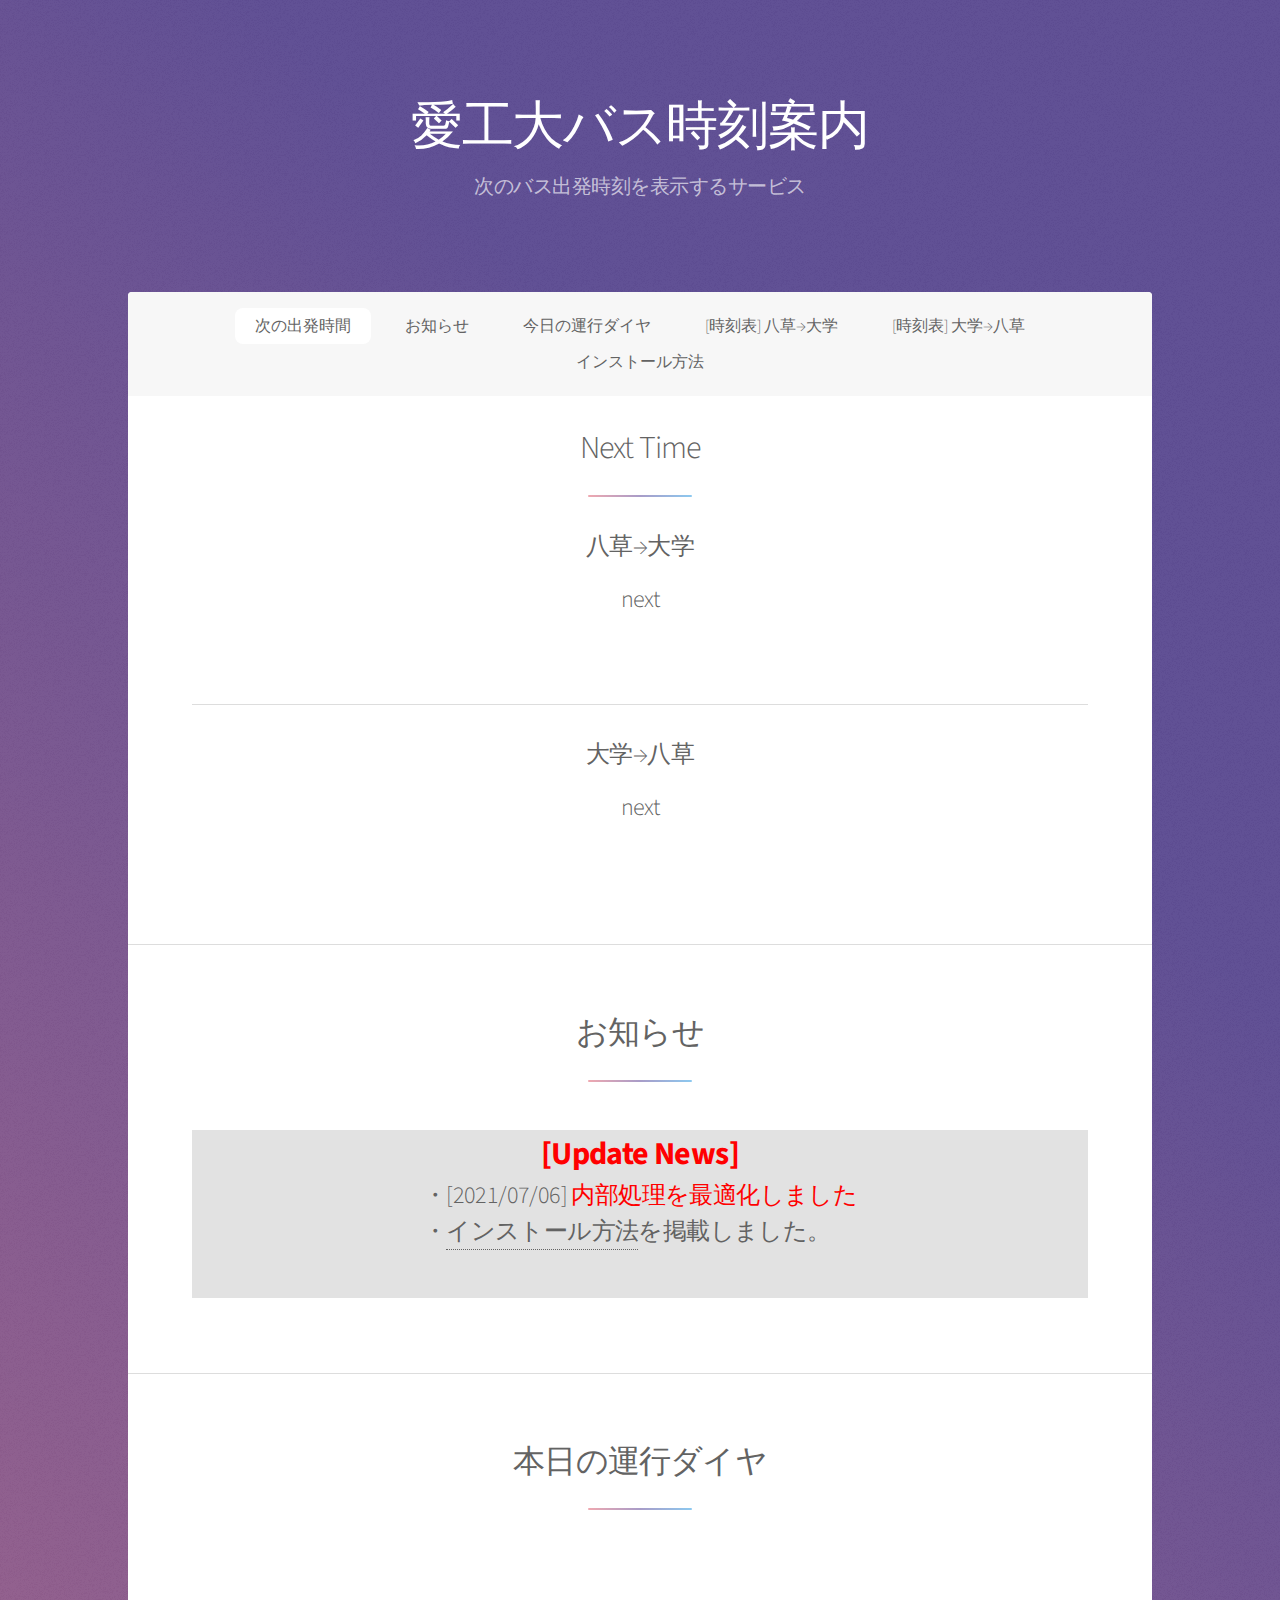
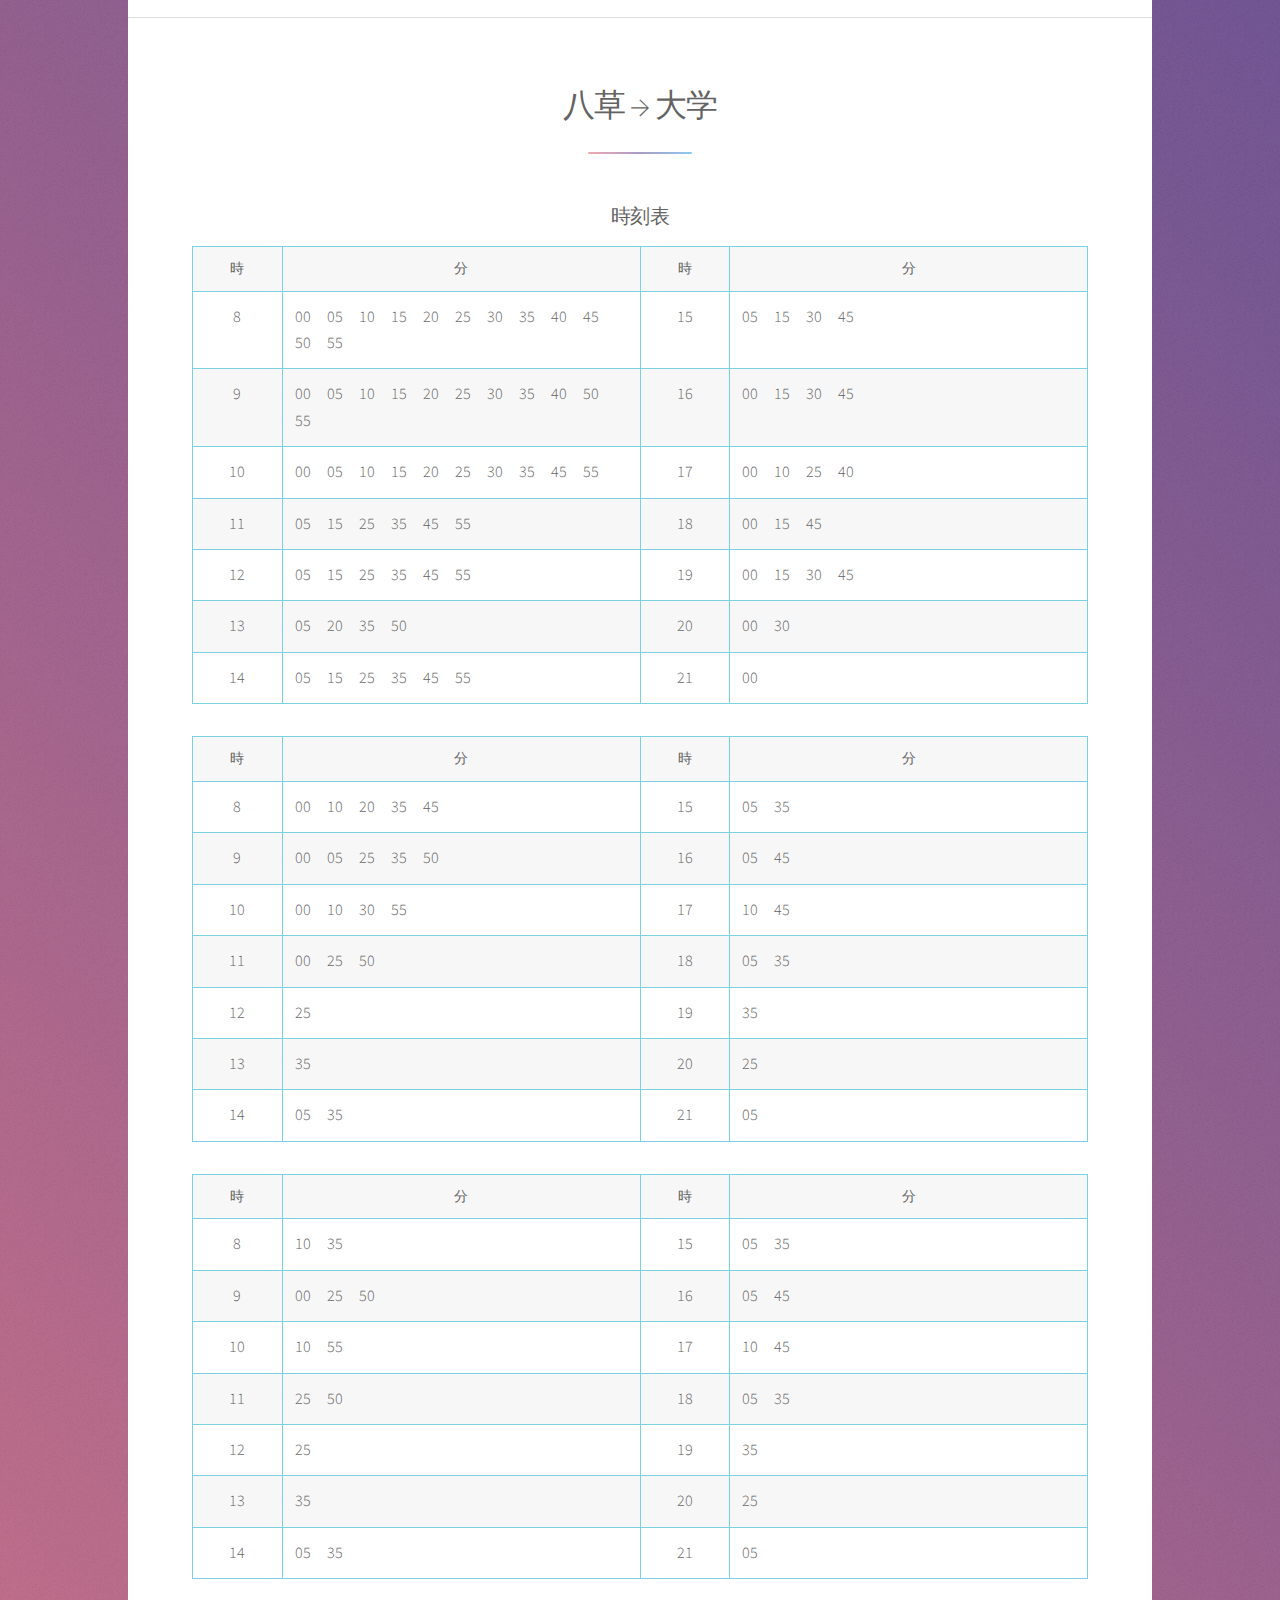
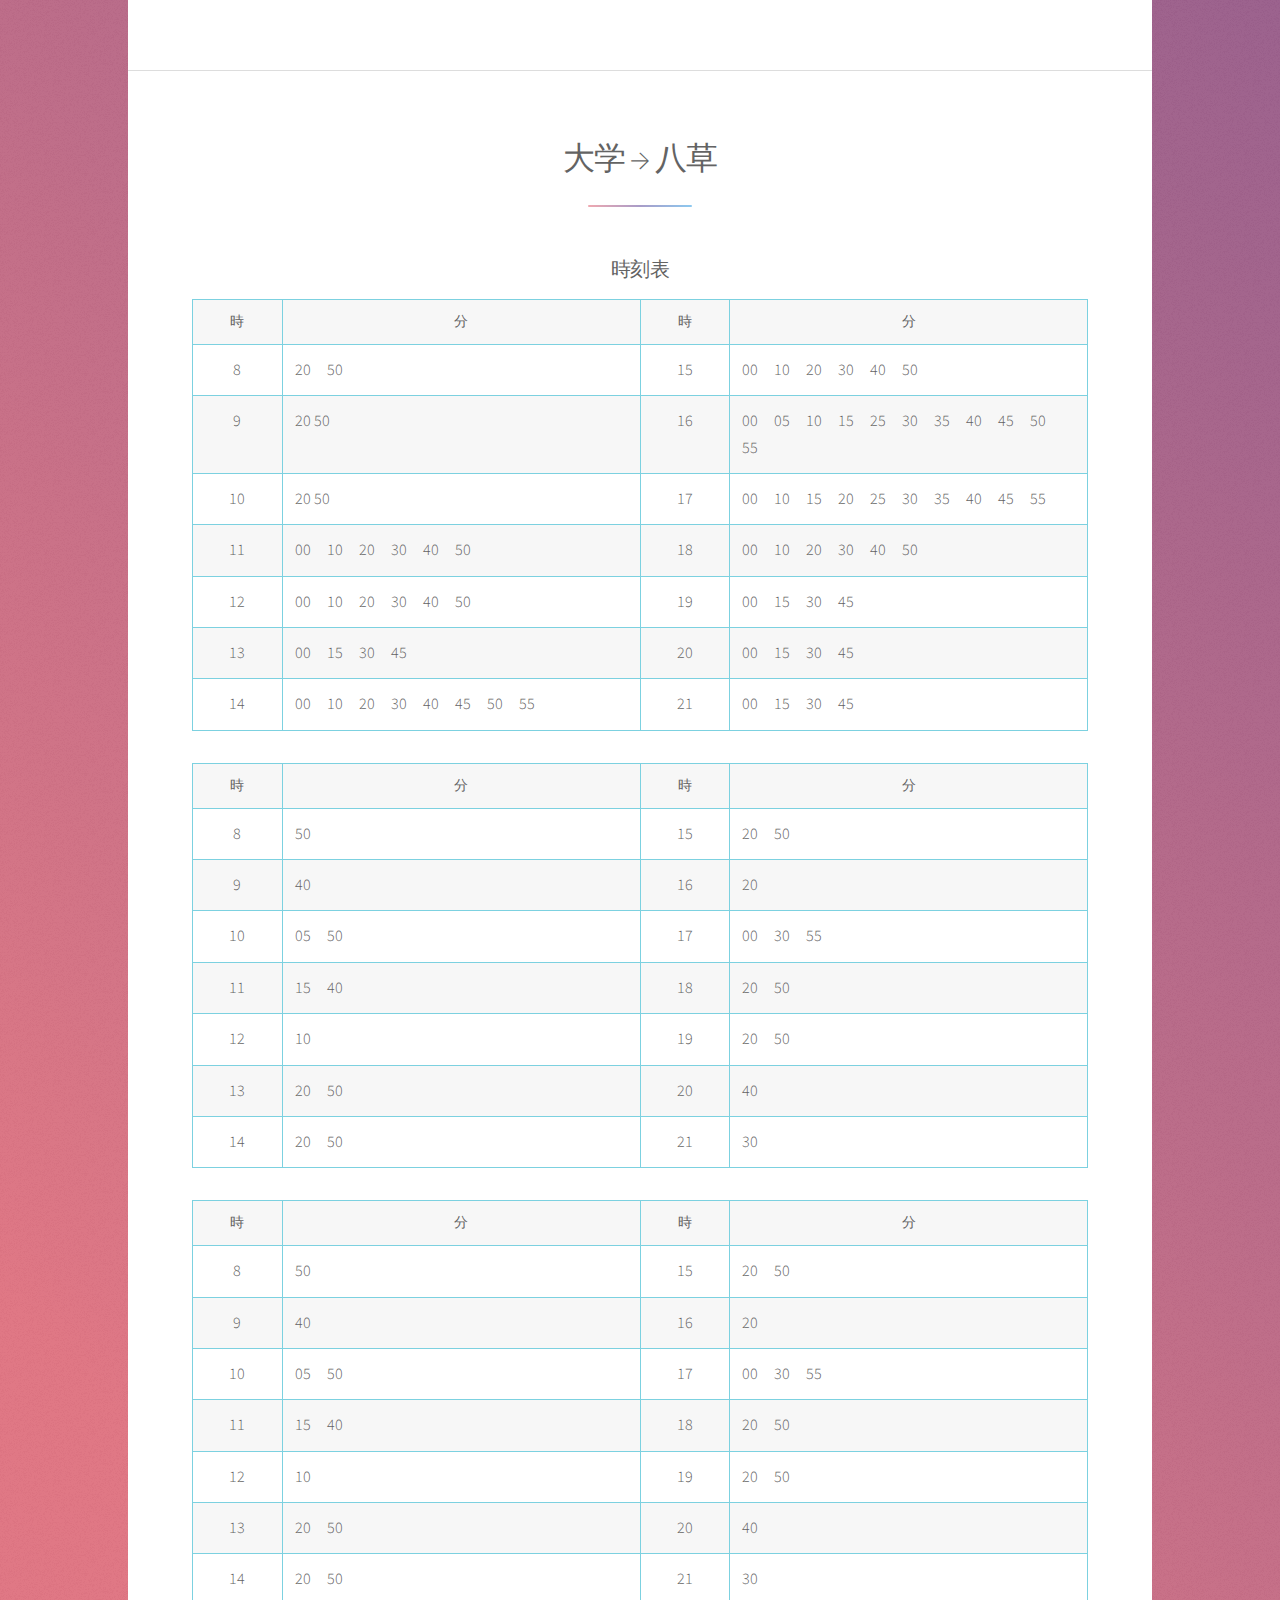
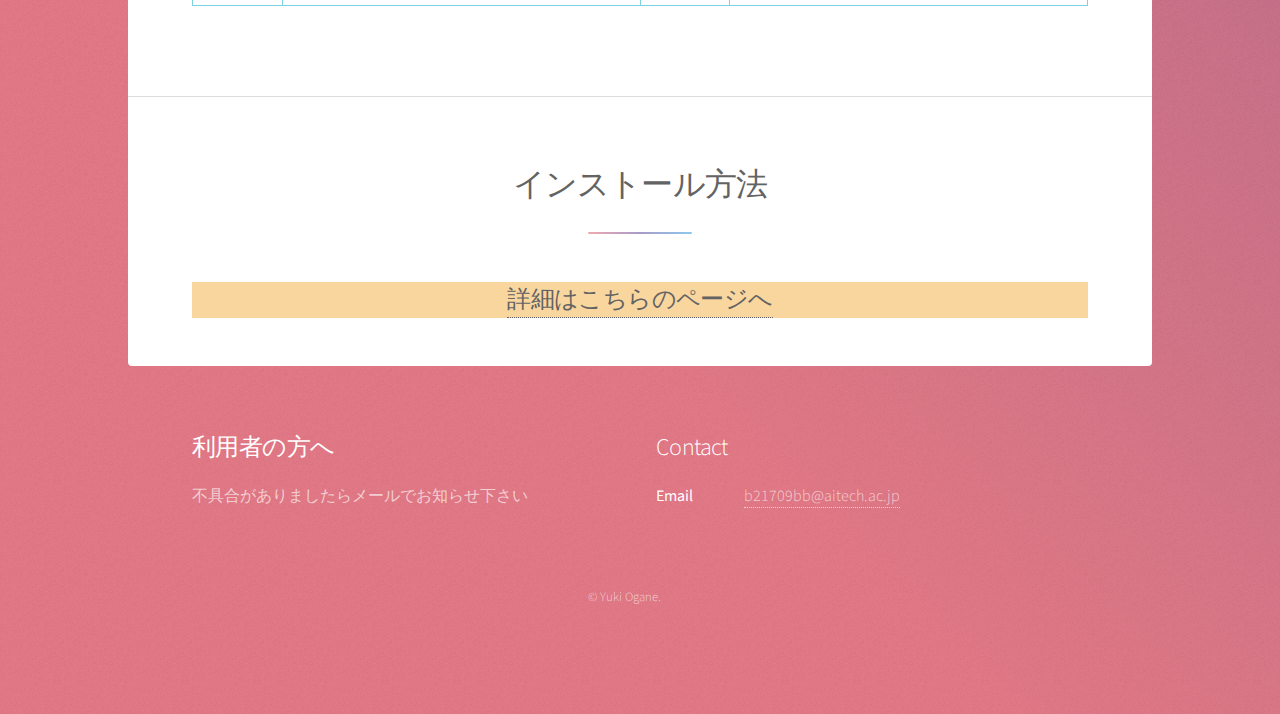
<file: index.html>
<!DOCTYPE html>

<html lang="ja">

<head>
    <title>愛工大バス時刻案内</title>
    <meta charset="utf-8" />
    <meta name="description" content="愛知工業大学が運行しているシャトルバスの時刻表サービスです。直近のバスの出発時間をすぐに知ることができます。" />
    <script src="https://ajax.googleapis.com/ajax/libs/jquery/3.3.1/jquery.min.js"></script>
    <link rel="icon" type="image/png" href="static/images/icon512.png">
    <link rel="manifest" href="manifest.json">
    <!-- Global site tag (gtag.js) - Google Analytics -->
    <script async src="https://www.googletagmanager.com/gtag/js?id=UA-135609072-1"></script>
    <script>
        window.dataLayer = window.dataLayer || [];
        function gtag() { dataLayer.push(arguments); }
        gtag('js', new Date());
        gtag('config', 'UA-135609072-1');
    </script>

    <meta name="viewport" content="width=device-width, initial-scale=1, user-scalable=no" />
    <link rel="stylesheet" href="static/css/main.css">
    <noscript>
        <link rel="stylesheet" href="static/css/noscript.css">
    </noscript>
</head>

<body class="is-preload">


    <!-- ServiceWorkerの設定 -->
    <script type="text/javascript">
        if ('serviceWorker' in navigator) {
            navigator.serviceWorker
                .register('sw.js')
                .then(function () { console.log("Service Worker Registered"); })
                .catch(function () { console.log("Service Worker Not Registered"); });
        }
    </script>

    <!-- Wrapper -->
    <div id="wrapper">


        <!-- Header -->
        <header id="header" class="alt">
            <!-- <span class="logo"><img src="static/images/bus.png" alt="" /></span> -->
            <h1>愛工大バス時刻案内</h1>
            <p>次のバス出発時刻を表示するサービス</p>
            <!-- <p>make by Yuki Ogane</p> -->
        </header>


        <!-- Nav -->
        <nav id="nav">
            <ul>
                <li><a href="#intro" class="active">次の出発時間</a></li>
                <li><a href="#news">お知らせ</a></li>
                <li><a href="#first">今日の運行ダイヤ</a></li>
                <li><a href="#second">[時刻表] 八草→大学</a></li>
                <li><a href="#third">[時刻表] 大学→八草</a></li>
                <li><a href="#fourth">インストール方法</a></li>
            </ul>
        </nav>


        <!-- Main -->
        <div id="main">


            <!-- Introduction -->
            <section id="intro" class="main special">
                <div class="spotlight">
                    <div class="content">

                        <header class="major">
                            <h2>Next Time</h2>
                        </header>

                        <h2>八草→大学</h2>
                        <h2>next</h2>
                        <h1 style="background-color:#FFCCBC" id="to_daigaku"></h1>
                        <h2 id="after-the-next-daigaku"></h2>
                        <h1 style="background-color:rgba(255, 204, 188, 0.5)" id="next_to_daigaku"></h1>

                        <br><hr>
                        <h2>大学→八草</h2>
                        <h2>next</h2>
                        <h1 style="background-color:#B3E5FC" id="to_yakusa"></h1>
                        <h2 id="after-the-next-yakusa"></h2>
                        <h1 style="background-color:rgba(179, 229, 252, 0.5)" id="next_to_yakusa"></h1>
                        <br>

                    </div>
                </div>
            </section>


            <!-- news Section -->
            <section id="news" class="main special">
                <header class="major">
                    <h2>お知らせ</h2>
                </header>
                <ur>
                    <h2 style="background-color:#e2e2e2;">
                        <font color="red" size="6" style="font-weight:700;">[Update News]</font><br>
                        <div id="news">
                            <p>
                                ・[2021/07/06]
                                <font color="red">内部処理を最適化しました<br></font>
                                ・<a href="#fourth">インストール方法</a>を掲載しました。<br>
                            </p>
                        </div>
                    </h2>
                </ur><br>
            </section>


            <!-- First Section -->
            <section id="first" class="main special">
                <header class="major">
                    <h2>本日の運行ダイヤ</h2>
                </header>
                <ur>
                    <h1 style="background-color:#DCEDC8" id="daiya"></h1>
                </ur>
                <br>
            </section>


            <!-- Second Section -->
            <section id="second" class="main special">
                <header class="major">
                    <h2>八草 → 大学</h2>
                </header>

                <h3>時刻表</h3>

                <div class="table-container" id="A1">
                    <table>
                        <tr>
                            <th>時</th>
                            <th>分</th>
                            <th>時</th>
                            <th>分</th>
                        </tr>
                        <tr>
                            <td width="10%" id="hour">8</td>
                            <td width="40%">00　05　10　15　20　25　30　35　40　45　50　55</td>
                            <td width="10%" id="hour">15</td>
                            <td width="40%">05　15　30　45</td>
                        </tr>
                        <tr>
                            <td id="hour">9</td>
                            <td class="text">00　05　10　15　20　25　30　35　40　50　55</td>
                            <td id="hour">16</td>
                            <td>00　15　30　45</td>
                        </tr>
                        <tr>
                            <td id="hour">10</td>
                            <td class="text">00　05　10　15　20　25　30　35　45　55</td>
                            <td id="hour">17</td>
                            <td>00　10　25　40</td>
                        </tr>
                        <tr>
                            <td id="hour">11</td>
                            <td>05　15　25　35　45　55</td>
                            <td id="hour">18</td>
                            <td>00　15　45</td>
                        </tr>
                        <tr>
                            <td id="hour">12</td>
                            <td>05　15　25　35　45　55</td>
                            <td id="hour">19</td>
                            <td>00　15　30　45</td>
                        </tr>
                        <tr>
                            <td id="hour">13</td>
                            <td>05　20　35　50</td>
                            <td id="hour">20</td>
                            <td>00　30</td>
                        </tr>
                        <tr>
                            <td id="hour">14</td>
                            <td>05　15　25　35　45　55</td>
                            <td id="hour">21</td>
                            <td>00</td>
                        </tr>
                    </table>
                </div>
                
                <div class="table-container" id="B1">
                    <table>
                        <tr>
                            <th>時</th>
                            <th>分</th>
                            <th>時</th>
                            <th>分</th>
                        </tr>
                        <tr>
                            <td width="10%" id="hour">8</td>
                            <td width="40%">00　10　20　35　45</td>
                            <td width="10%" id="hour">15</td>
                            <td width="40%">05　35</td>
                        </tr>
                        <tr>
                            <td id="hour">9</td>
                            <td class="text">00　05　25　35　50</td>
                            <td id="hour">16</td>
                            <td>05　45</td>
                        </tr>
                        <tr>
                            <td id="hour">10</td>
                            <td class="text">00　10　30　55</td>
                            <td id="hour">17</td>
                            <td>10　45</td>
                        </tr>
                        <tr>
                            <td id="hour">11</td>
                            <td>00　25　50</td>
                            <td id="hour">18</td>
                            <td>05　35</td>
                        </tr>
                        <tr>
                            <td id="hour">12</td>
                            <td>25</td>
                            <td id="hour">19</td>
                            <td>35</td>
                        </tr>
                        <tr>
                            <td id="hour">13</td>
                            <td>35</td>
                            <td id="hour">20</td>
                            <td>25</td>
                        </tr>
                        <tr>
                            <td id="hour">14</td>
                            <td>05　35</td>
                            <td id="hour">21</td>
                            <td>05</td>
                        </tr>
                    </table>
                </div>
                
                <div class="table-container" id="C1">
                    <table>
                        <tr>
                            <th>時</th>
                            <th>分</th>
                            <th>時</th>
                            <th>分</th>
                        </tr>
                        <tr>
                            <td width="10%" id="hour">8</td>
                            <td width="40%">10　35</td>
                            <td width="10%" id="hour">15</td>
                            <td width="40%">05　35</td>
                        </tr>
                        <tr>
                            <td id="hour">9</td>
                            <td class="text">00　25　50</td>
                            <td id="hour">16</td>
                            <td>05　45</td>
                        </tr>
                        <tr>
                            <td id="hour">10</td>
                            <td class="text">10　55</td>
                            <td id="hour">17</td>
                            <td>10　45</td>
                        </tr>
                        <tr>
                            <td id="hour">11</td>
                            <td>25　50</td>
                            <td id="hour">18</td>
                            <td>05　35</td>
                        </tr>
                        <tr>
                            <td id="hour">12</td>
                            <td>25</td>
                            <td id="hour">19</td>
                            <td>35</td>
                        </tr>
                        <tr>
                            <td id="hour">13</td>
                            <td>35</td>
                            <td id="hour">20</td>
                            <td>25</td>
                        </tr>
                        <tr>
                            <td id="hour">14</td>
                            <td>05　35</td>
                            <td id="hour">21</td>
                            <td>05</td>
                        </tr>
                    </table>
                </div><br>
            </section>


            <!-- Third Section -->
            <section id="third" class="main special">
                <header class="major">
                    <h2>大学 → 八草</h2>
                </header>

                <h3>時刻表</h3>

                <div class="table-container" id="A2">
                    <table>
                        <tr>
                            <th>時</th>
                            <th>分</th>
                            <th>時</th>
                            <th>分</th>
                        </tr>
                        <tr>
                            <td width="10%" id="hour">8</td>
                            <td width="40%">20　50</td>
                            <td width="10%" id="hour">15</td>
                            <td width="40%">00　10　20　30　40　50</td>
                        </tr>
                        <tr>
                            <td id="hour">9</td>
                            <td class="text">20 50</td>
                            <td id="hour">16</td>
                            <td>00　05　10　15　25　30　35　40　45　50　55</td>
                        </tr>
                        <tr>
                            <td id="hour">10</td>
                            <td class="text">20 50</td>
                            <td id="hour">17</td>
                            <td>00　10　15　20　25　30　35　40　45　55</td>
                        </tr>
                        <tr>
                            <td id="hour">11</td>
                            <td>00　10　20　30　40　50</td>
                            <td id="hour">18</td>
                            <td>00　10　20　30　40　50</td>
                        </tr>
                        <tr>
                            <td id="hour">12</td>
                            <td>00　10　20　30　40　50</td>
                            <td id="hour">19</td>
                            <td>00　15　30　45</td>
                        </tr>
                        <tr>
                            <td id="hour">13</td>
                            <td>00　15　30　45</td>
                            <td id="hour">20</td>
                            <td>00　15　30　45</td>
                        </tr>
                        <tr>
                            <td id="hour">14</td>
                            <td>00　10　20　30　40　45　50　55</td>
                            <td id="hour">21</td>
                            <td>00　15　30　45</td>
                        </tr>
                    </table>
                </div>
                
                <div class="table-container" id="B2">
                    <table>
                        <tr>
                            <th>時</th>
                            <th>分</th>
                            <th>時</th>
                            <th>分</th>
                        </tr>
                        <tr>
                            <td width="10%" id="hour">8</td>
                            <td width="40%">50</td>
                            <td width="10%" id="hour">15</td>
                            <td width="40%">20　50</td>
                        </tr>
                        <tr>
                            <td id="hour">9</td>
                            <td class="text">40</td>
                            <td id="hour">16</td>
                            <td>20</td>
                        </tr>
                        <tr>
                            <td id="hour">10</td>
                            <td class="text">05　50</td>
                            <td id="hour">17</td>
                            <td>00　30　55</td>
                        </tr>
                        <tr>
                            <td id="hour">11</td>
                            <td>15　40</td>
                            <td id="hour">18</td>
                            <td>20　50</td>
                        </tr>
                        <tr>
                            <td id="hour">12</td>
                            <td>10</td>
                            <td id="hour">19</td>
                            <td>20　50</td>
                        </tr>
                        <tr>
                            <td id="hour">13</td>
                            <td>20　50</td>
                            <td id="hour">20</td>
                            <td>40</td>
                        </tr>
                        <tr>
                            <td id="hour">14</td>
                            <td>20　50</td>
                            <td id="hour">21</td>
                            <td>30</td>
                        </tr>
                    </table>
                </div>
                
                <div class="table-container" id="C2">
                    <table>
                        <tr>
                            <th>時</th>
                            <th>分</th>
                            <th>時</th>
                            <th>分</th>
                        </tr>
                        <tr>
                            <td width="10%" id="hour">8</td>
                            <td width="40%">50</td>
                            <td width="10%" id="hour">15</td>
                            <td width="40%">20　50</td>
                        </tr>
                        <tr>
                            <td id="hour">9</td>
                            <td class="text">40</td>
                            <td id="hour">16</td>
                            <td>20</td>
                        </tr>
                        <tr>
                            <td id="hour">10</td>
                            <td class="text">05　50</td>
                            <td id="hour">17</td>
                            <td>00　30　55</td>
                        </tr>
                        <tr>
                            <td id="hour">11</td>
                            <td>15　40</td>
                            <td id="hour">18</td>
                            <td>20　50</td>
                        </tr>
                        <tr>
                            <td id="hour">12</td>
                            <td>10</td>
                            <td id="hour">19</td>
                            <td>20　50</td>
                        </tr>
                        <tr>
                            <td id="hour">13</td>
                            <td>20　50</td>
                            <td id="hour">20</td>
                            <td>40</td>
                        </tr>
                        <tr>
                            <td id="hour">14</td>
                            <td>20　50</td>
                            <td id="hour">21</td>
                            <td>30</td>
                        </tr>
                    </table>
                </div><br>
            </section>


            <!-- Third Section -->
            <section id="fourth" class="main special">
                <header class="major">
                    <h2>インストール方法</h2>
                </header>
                <h2 style="background-color:rgb(250, 214, 159)">
                    <a href="https://ogane.sakura.ne.jp/AIT-BusInfo/doc/install_how_to.html">詳細はこちらのページへ</a>
                </h2>
            </section>

        </div>

        <!-- Footer -->
        <footer id="footer">
            <section>
                <h2>利用者の方へ</h2>
                <p>不具合がありましたらメールでお知らせ下さい</p>
            </section>

            <section>
                <h2>Contact</h2>
                <dl class="alt">
                    <dt>Email</dt>
                    <dd><a href="mailto:b21709bb@aitech.ac.jp">b21709bb@aitech.ac.jp</a></dd>
                </dl>
            </section>

            <p class="copyright">&copy; Yuki Ogane.</p>
        </footer>

    </div>

    <!-- Scripts -->
    <script src="static/js/jquery.scrollex.min.js"></script>
    <script src="static/js/jquery.scrolly.min.js"></script>
    <script src="static/js/browser.min.js"></script>
    <script src="static/js/breakpoints.min.js"></script>
    <script src="static/js/util.js"></script>
    <script src="static/js/main.js"></script>
    <script src="./static/js/timetable.js?20210712"></script>

</body>

</html>
</file>
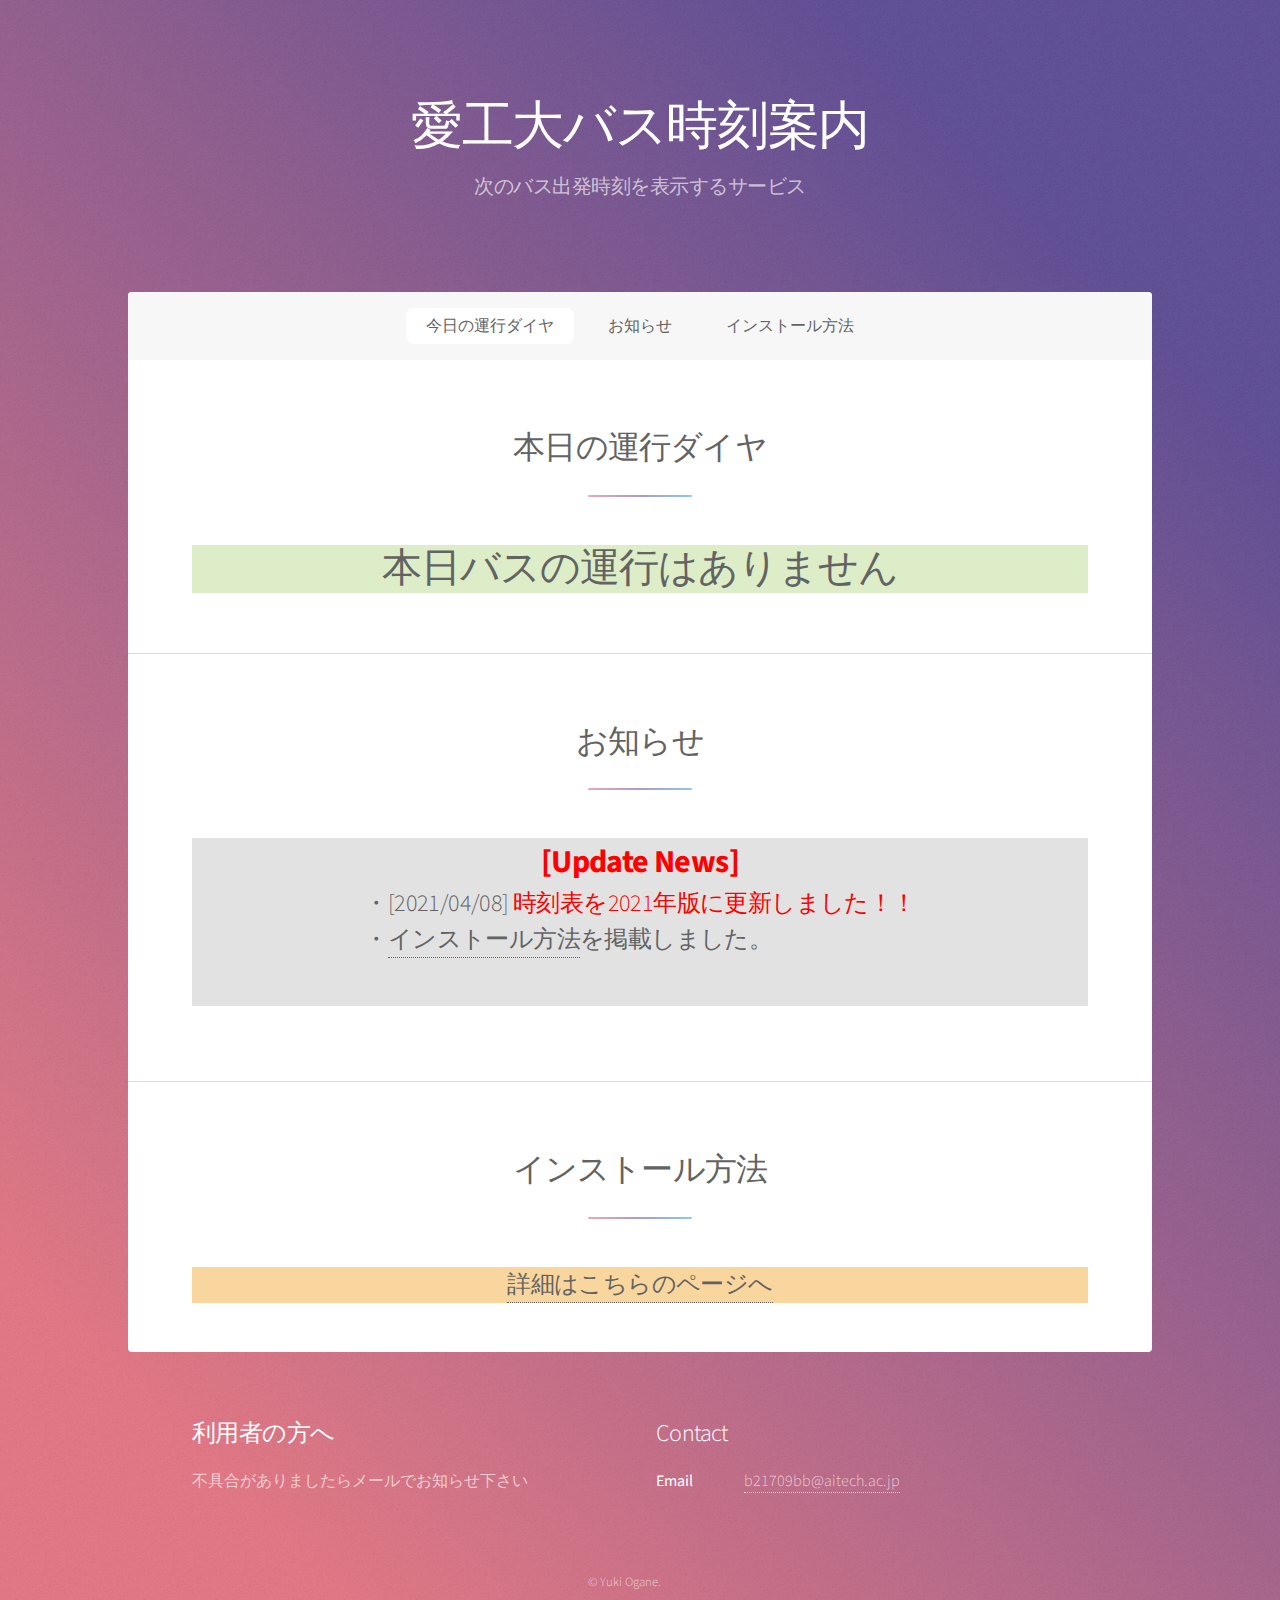
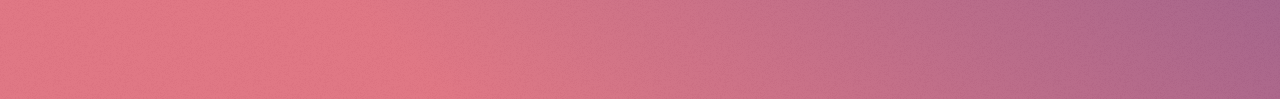
<file: nobus.html>
<!--
        Stellar by HTML5 UP
        html5up.net | @ajlkn
        Free for personal and commercial use under the CCA 3.0 license (html5up.net/license)
-->

<!DOCTYPE HTML>

<html lang="ja">

<head>
    <title>愛工大バス時刻案内</title>
    <meta charset="utf-8" />
    <script src="https://ajax.googleapis.com/ajax/libs/jquery/3.3.1/jquery.min.js"></script>
    <link rel="icon" type="image/png" href="static/images/icon512.png">
    <link rel="manifest" href="manifest.json">
    <!-- Global site tag (gtag.js) - Google Analytics -->
    <script async src="https://www.googletagmanager.com/gtag/js?id=UA-135609072-1"></script>
    <script>
        window.dataLayer = window.dataLayer || [];
        function gtag() { dataLayer.push(arguments); }
        gtag('js', new Date());
        gtag('config', 'UA-135609072-1');
    </script>
    <script>
        // 今日の日付けを取得
        var date = new Date();
        month = date.getMonth() + 1;
        today = date.getFullYear() + "-" + month + "-" + date.getDate();
        const daiya_json = '{"2021-4-1":"C","2021-4-2":"C","2021-4-3":null,"2021-4-4":null,"2021-4-5":"A","2021-4-6":"B","2021-4-7":"B","2021-4-8":"B","2021-4-9":"B","2021-4-10":null,"2021-4-11":null,"2021-4-12":"A","2021-4-13":"A","2021-4-14":"A","2021-4-15":"A","2021-4-16":"A","2021-4-17":null,"2021-4-18":null,"2021-4-19":"A","2021-4-20":"A","2021-4-21":"A","2021-4-22":"A","2021-4-23":"A","2021-4-24":null,"2021-4-25":null,"2021-4-26":"A","2021-4-27":"A","2021-4-28":"A","2021-4-29":"A","2021-4-30":"A","2021-5-1":null,"2021-5-2":null,"2021-5-3":null,"2021-5-4":null,"2021-5-5":null,"2021-5-6":"A","2021-5-7":"A","2021-5-8":null,"2021-5-9":null,"2021-5-10":"A","2021-5-11":"A","2021-5-12":"A","2021-5-13":"A","2021-5-14":"A","2021-5-15":null,"2021-5-16":null,"2021-5-17":"A","2021-5-18":"A","2021-5-19":"A","2021-5-20":"A","2021-5-21":"A","2021-5-22":null,"2021-5-23":null,"2021-5-24":"A","2021-5-25":"A","2021-5-26":"A","2021-5-27":"A","2021-5-28":"A","2021-5-29":"A","2021-5-30":"A","2021-5-31":"A","2021-6-1":"A","2021-6-2":"A","2021-6-3":"A","2021-6-4":"A","2021-6-5":null,"2021-6-6":null,"2021-6-7":"A","2021-6-8":"A","2021-6-9":"A","2021-6-10":"A","2021-6-11":"A","2021-6-12":null,"2021-6-13":null,"2021-6-14":"A","2021-6-15":"A","2021-6-16":"A","2021-6-17":"A","2021-6-18":"A","2021-6-19":null,"2021-6-20":null,"2021-6-21":"A","2021-6-22":"A","2021-6-23":"A","2021-6-24":"A","2021-6-25":"A","2021-6-26":null,"2021-6-27":null,"2021-6-28":"A","2021-6-29":"A","2021-6-30":"A","2021-7-1":"A","2021-7-2":"A","2021-7-3":null,"2021-7-4":null,"2021-7-5":"A","2021-7-6":"A","2021-7-7":"A","2021-7-8":"A","2021-7-9":"A","2021-7-10":null,"2021-7-11":null,"2021-7-12":"A","2021-7-13":"A","2021-7-14":"A","2021-7-15":"A","2021-7-16":"A","2021-7-17":"A","2021-7-18":"A","2021-7-19":"A","2021-7-20":"A","2021-7-21":"A","2021-7-22":null,"2021-7-23":null,"2021-7-24":"A","2021-7-25":"A","2021-7-26":"A","2021-7-27":"A","2021-7-28":"A","2021-7-29":"A","2021-7-30":"A","2021-7-31":null,"2021-8-1":null,"2021-8-2":"A","2021-8-3":"A","2021-8-4":"A","2021-8-5":"A","2021-8-6":"A","2021-8-7":null,"2021-8-8":null,"2021-8-9":null,"2021-8-10":"A","2021-8-11":"C","2021-8-12":"C","2021-8-13":"C","2021-8-14":null,"2021-8-15":null,"2021-8-16":null,"2021-8-17":"C","2021-8-18":"B","2021-8-19":"B","2021-8-20":"B","2021-8-21":null,"2021-8-22":null,"2021-8-23":"C","2021-8-24":"C","2021-8-25":"C","2021-8-26":"C","2021-8-27":"C","2021-8-28":null,"2021-8-29":null,"2021-8-30":"C","2021-8-31":"C","2021-9-1":"C","2021-9-2":"C","2021-9-3":"C","2021-9-4":null,"2021-9-5":null,"2021-9-6":"C","2021-9-7":"C","2021-9-8":"C","2021-9-9":"C","2021-9-10":"C","2021-9-11":null,"2021-9-12":null,"2021-9-13":"C","2021-9-14":"C","2021-9-15":"C","2021-9-16":"C","2021-9-17":"C","2021-9-18":null,"2021-9-19":null,"2021-9-20":null,"2021-9-21":"B","2021-9-22":"A","2021-9-23":null,"2021-9-24":"B","2021-9-25":null,"2021-9-26":null,"2021-9-27":"A","2021-9-28":"A","2021-9-29":"A","2021-9-30":"A","2021-10-1":"A","2021-10-2":null,"2021-10-3":null,"2021-10-4":"A","2021-10-5":"A","2021-10-6":"A","2021-10-7":"B","2021-10-8":"B","2021-10-9":"A","2021-10-10":"A","2021-10-11":null,"2021-10-12":"A","2021-10-13":"A","2021-10-14":"A","2021-10-15":"A","2021-10-16":"C","2021-10-17":null,"2021-10-18":"A","2021-10-19":"A","2021-10-20":"A","2021-10-21":"A","2021-10-22":"A","2021-10-23":"C","2021-10-24":null,"2021-10-25":"A","2021-10-26":"A","2021-10-27":"A","2021-10-28":"A","2021-10-29":"A","2021-10-30":"A","2021-10-31":"A","2021-11-1":"A","2021-11-2":"B","2021-11-3":null,"2021-11-4":"A","2021-11-5":"A","2021-11-6":null,"2021-11-7":null,"2021-11-8":"A","2021-11-9":"A","2021-11-10":"A","2021-11-11":"A","2021-11-12":"A","2021-11-13":"A","2021-11-14":null,"2021-11-15":"A","2021-11-16":"A","2021-11-17":"A","2021-11-18":"A","2021-11-19":"A","2021-11-20":"A","2021-11-21":"A","2021-11-22":"A","2021-11-23":null,"2021-11-24":"A","2021-11-25":"A","2021-11-26":"A","2021-11-27":"A","2021-11-28":"A","2021-11-29":"A","2021-11-30":"A","2021-12-1":"A","2021-12-2":"A","2021-12-3":"A","2021-12-4":null,"2021-12-5":null,"2021-12-6":"A","2021-12-7":"A","2021-12-8":"A","2021-12-9":"A","2021-12-10":"A","2021-12-11":null,"2021-12-12":null,"2021-12-13":"A","2021-12-14":"A","2021-12-15":"A","2021-12-16":"A","2021-12-17":"A","2021-12-18":"A","2021-12-19":null,"2021-12-20":"A","2021-12-21":"A","2021-12-22":"A","2021-12-23":"A","2021-12-24":"A","2021-12-25":null,"2021-12-26":null,"2021-12-27":null,"2021-12-28":null,"2021-12-29":null,"2021-12-30":null,"2021-12-31":null,"2021-1-1":null,"2021-1-2":null,"2021-1-3":null,"2021-1-4":null,"2021-1-5":null,"2021-1-6":null,"2021-1-7":"C","2021-1-8":null,"2021-1-9":null,"2021-1-10":null,"2021-1-11":"A","2021-1-12":"A","2021-1-13":"A","2021-1-14":"A","2021-1-15":"A","2021-1-16":"A","2021-1-17":"A","2021-1-18":"A","2021-1-19":"A","2021-1-20":"A","2021-1-21":"A","2021-1-22":null,"2021-1-23":null,"2021-1-24":"A","2021-1-25":"A","2021-1-26":"C","2021-1-27":"A","2021-1-28":"A","2021-1-29":"A","2021-1-30":null,"2021-1-31":"A","2021-2-1":"A","2021-2-2":"A","2021-2-3":"A","2021-2-4":"A","2021-2-5":null,"2021-2-6":null,"2021-2-7":"A","2021-2-8":"A","2021-2-9":"A","2021-2-10":"A","2021-2-11":"A","2021-2-12":null,"2021-2-13":null,"2021-2-14":"C","2021-2-15":"C","2021-2-16":"A","2021-2-17":"A","2021-2-18":"A","2021-2-19":null,"2021-2-20":null,"2021-2-21":"C","2021-2-22":"C","2021-2-23":null,"2021-2-24":"C","2021-2-25":"C","2021-2-26":null,"2021-2-27":null,"2021-2-28":"C","2021-3-1":"A","2021-3-2":"A","2021-3-3":"A","2021-3-4":"A","2021-3-5":null,"2021-3-6":null,"2021-3-7":"C","2021-3-8":"C","2021-3-9":"C","2021-3-10":"C","2021-3-11":"C","2021-3-12":null,"2021-3-13":null,"2021-3-14":"C","2021-3-15":"C","2021-3-16":"C","2021-3-17":"C","2021-3-18":"C","2021-3-19":null,"2021-3-20":null,"2021-3-21":null,"2021-3-22":"C","2021-3-23":"A","2021-3-24":"C","2021-3-25":"C","2021-3-26":null,"2021-3-27":null,"2021-3-28":"C","2021-3-29":"C","2021-3-30":"C","2021-3-31":"C"}';
        //　JSONデータをパースする
        const daiya = JSON.parse(daiya_json);
        console.log("log")
        // 今日のダイヤを取り出す
        today_daiya = daiya[today]
        console.log(today_daiya)
        if (today_daiya != null) {
                window.location.href = "./index.html"; // 通常の遷移
            }
    </script>
    <meta name="viewport" content="width=device-width, initial-scale=1, user-scalable=no" />
    <link rel="stylesheet" href="static/css/main.css">
    <noscript>
        <link rel="stylesheet" href="static/css/noscript.css">
    </noscript>
</head>

<body class="is-preload">

    <!-- ServiceWorkerの設定 -->
    <script type="text/javascript">
        if ('serviceWorker' in navigator) {
            navigator.serviceWorker
                .register('sw.js')
                .then(function () { console.log("Service Worker Registered"); })
                .catch(function () { console.log("Service Worker Not Registered"); });
        }
    </script>

    <!-- Wrapper -->
    <div id="wrapper">

        <!-- Header -->
        <header id="header" class="alt">
            <h1>愛工大バス時刻案内</h1>
            <p>次のバス出発時刻を表示するサービス</p>
        </header>

        <!-- Nav -->
        <nav id="nav">
            <ul>
                <li><a href="#first">今日の運行ダイヤ</a></li>
                <li><a href="#news">お知らせ</a></li>
                <li><a href="#fourth">インストール方法</a></li>
            </ul>
        </nav>

        <!-- Main -->
        <div id="main">

            <!-- First Section -->
            <section id="first" class="main special">
                <header class="major">
                    <h2>本日の運行ダイヤ</h2>
                </header>
                <ur>
                    <h1 style="background-color:#DCEDC8">本日バスの運行はありません</h1>
                </ur>
            </section>

            <!-- news Section -->
            <section id="news" class="main special">
                <header class="major">
                    <h2>お知らせ</h2>
                </header>
                <ur>
                    <h2 style="background-color:#e2e2e2;">
                        <font color="red" size="6" style="font-weight:700;">[Update News]</font><br>
                        <div id="news">
                            <p> 
                                ・[2021/04/08]
                                <font color="red">
                                    時刻表を2021年版に更新しました！！<br>
                                </font>
                                ・<a href="#fourth">インストール方法</a>を掲載しました。<br>
                            </p>
                        </div>
                    </h2>
                </ur>
                <br>
            </section>

            <!-- Third Section -->
            <section id="fourth" class="main special">
                <header class="major">
                    <h2>インストール方法</h2>
                </header>
                <h2 style="background-color:rgb(250, 214, 159)"><a
                        href="https://ogane.sakura.ne.jp/AIT-BusInfo/doc/install_how_to.html">詳細はこちらのページへ</a></h2>
            </section>

        </div>

        <!-- Footer -->
        <footer id="footer">
            <section>
                <h2>利用者の方へ</h2>
                <p>不具合がありましたらメールでお知らせ下さい</p>
            </section>
            
            <section>
                <h2>Contact</h2>
                <dl class="alt">
                    <dt>Email</dt>
                    <dd><a href="#">b21709bb@aitech.ac.jp</a></dd>
                </dl>
            </section>

            <p class="copyright">&copy; Yuki Ogane.</p>
        </footer>

    </div>

    <!-- Scripts -->
    <script src="static/js/jquery.scrollex.min.js"></script>
    <script src="static/js/jquery.scrolly.min.js"></script>
    <script src="static/js/browser.min.js"></script>
    <script src="static/js/breakpoints.min.js"></script>
    <script src="static/js/util.js"></script>
    <script src="static/js/main.js?20210408"></script>

</body>

</html>
</file>
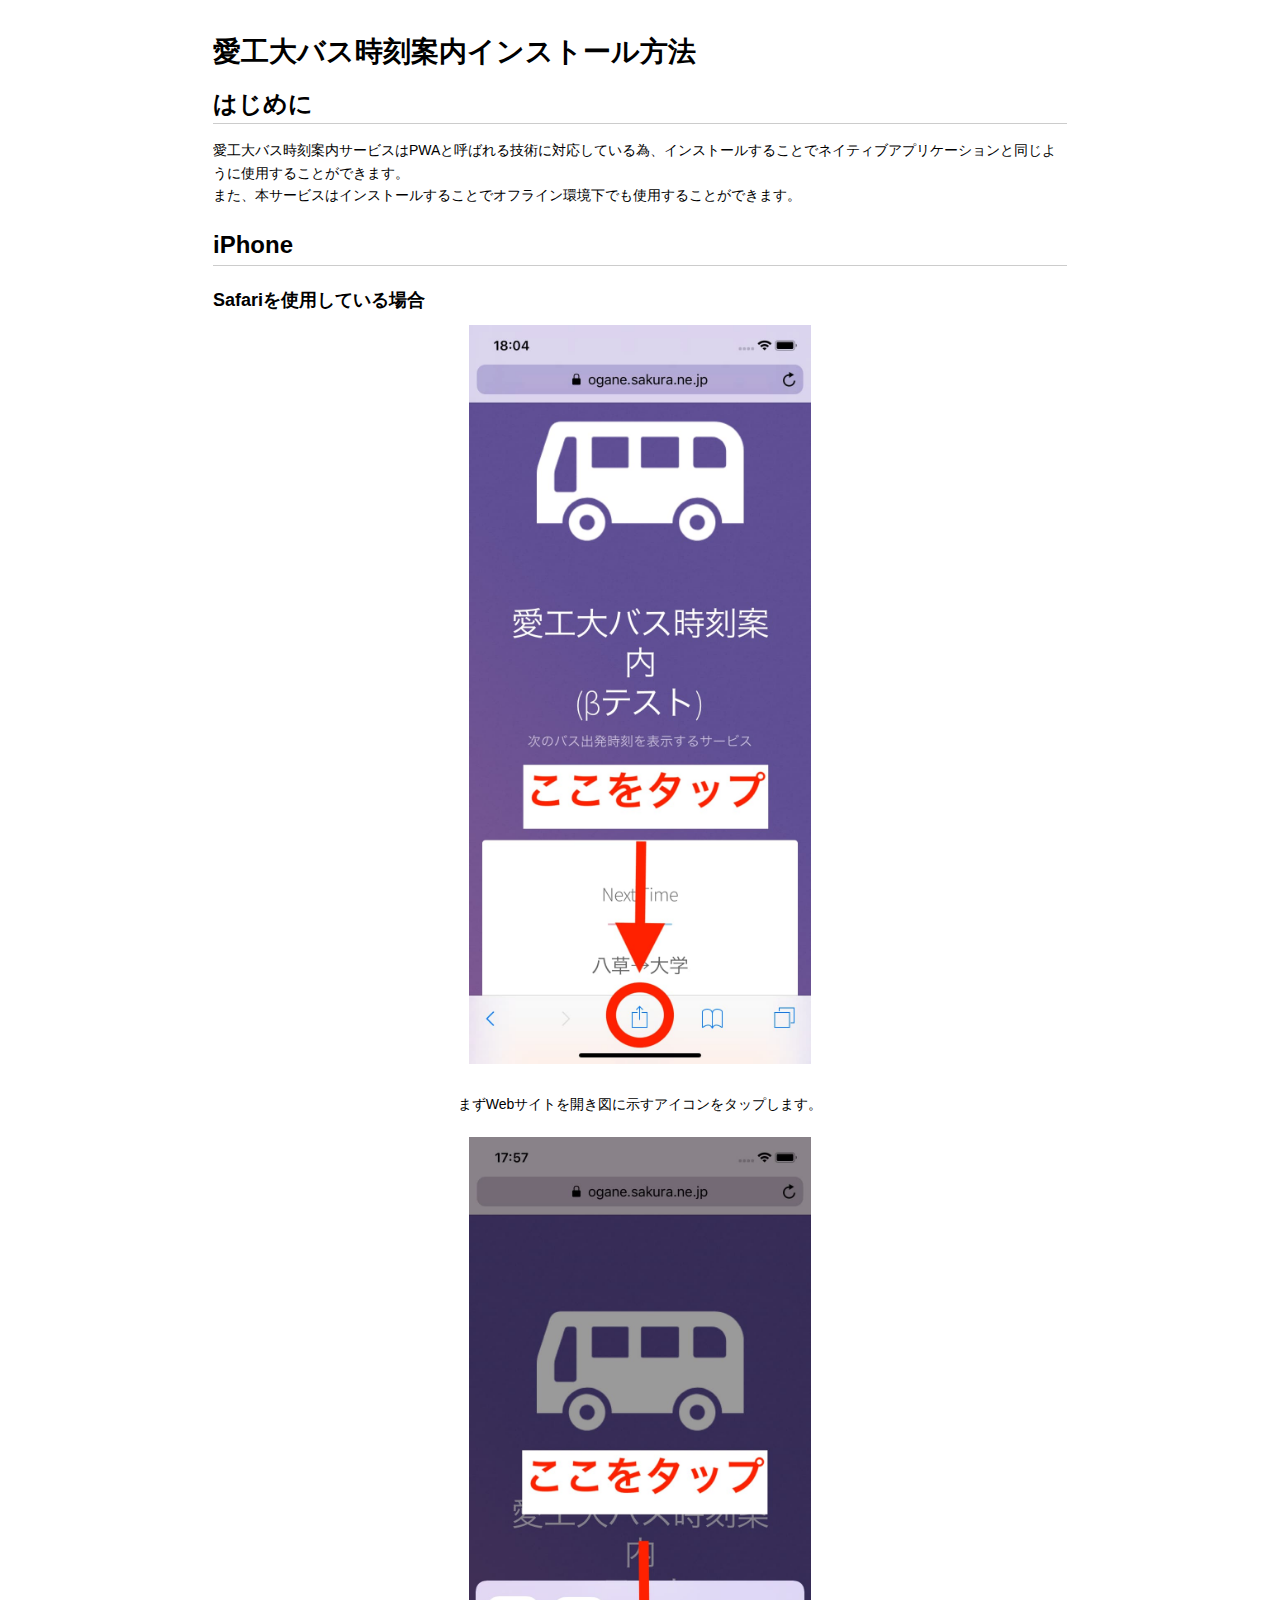
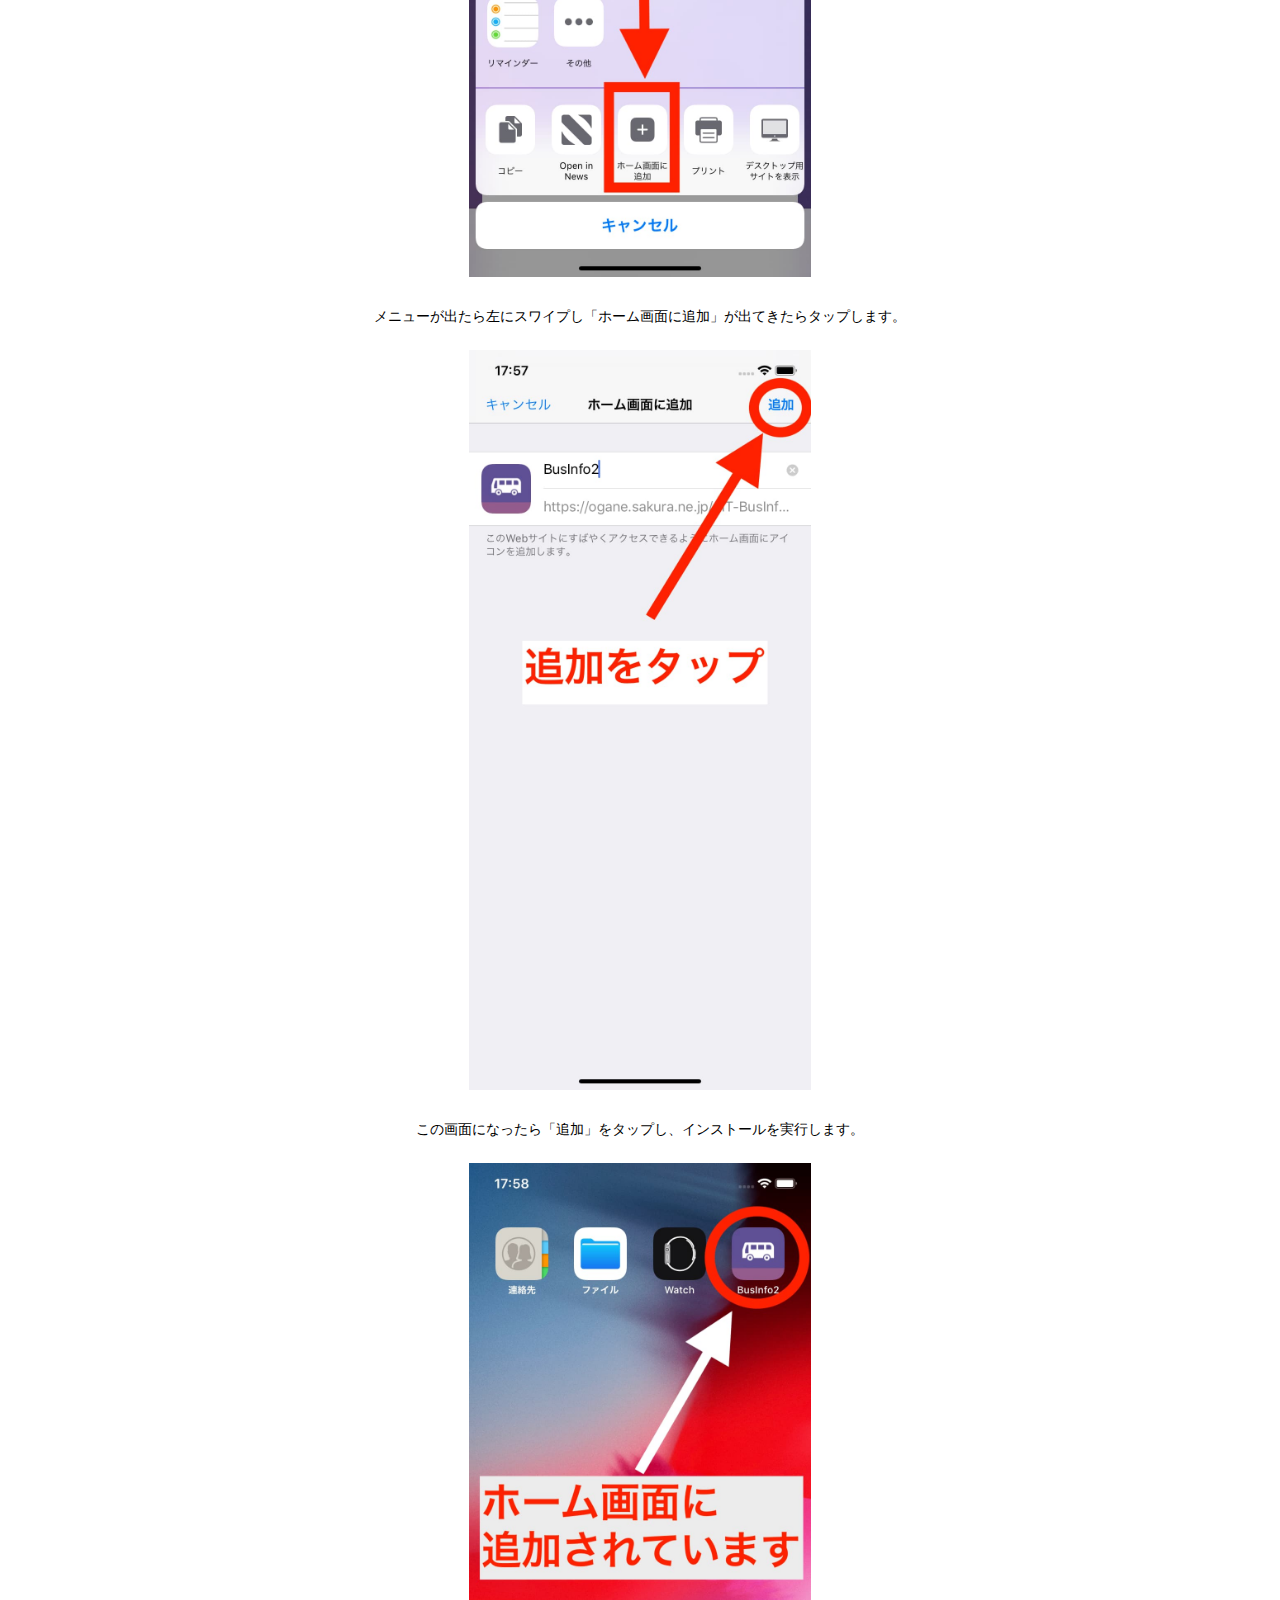
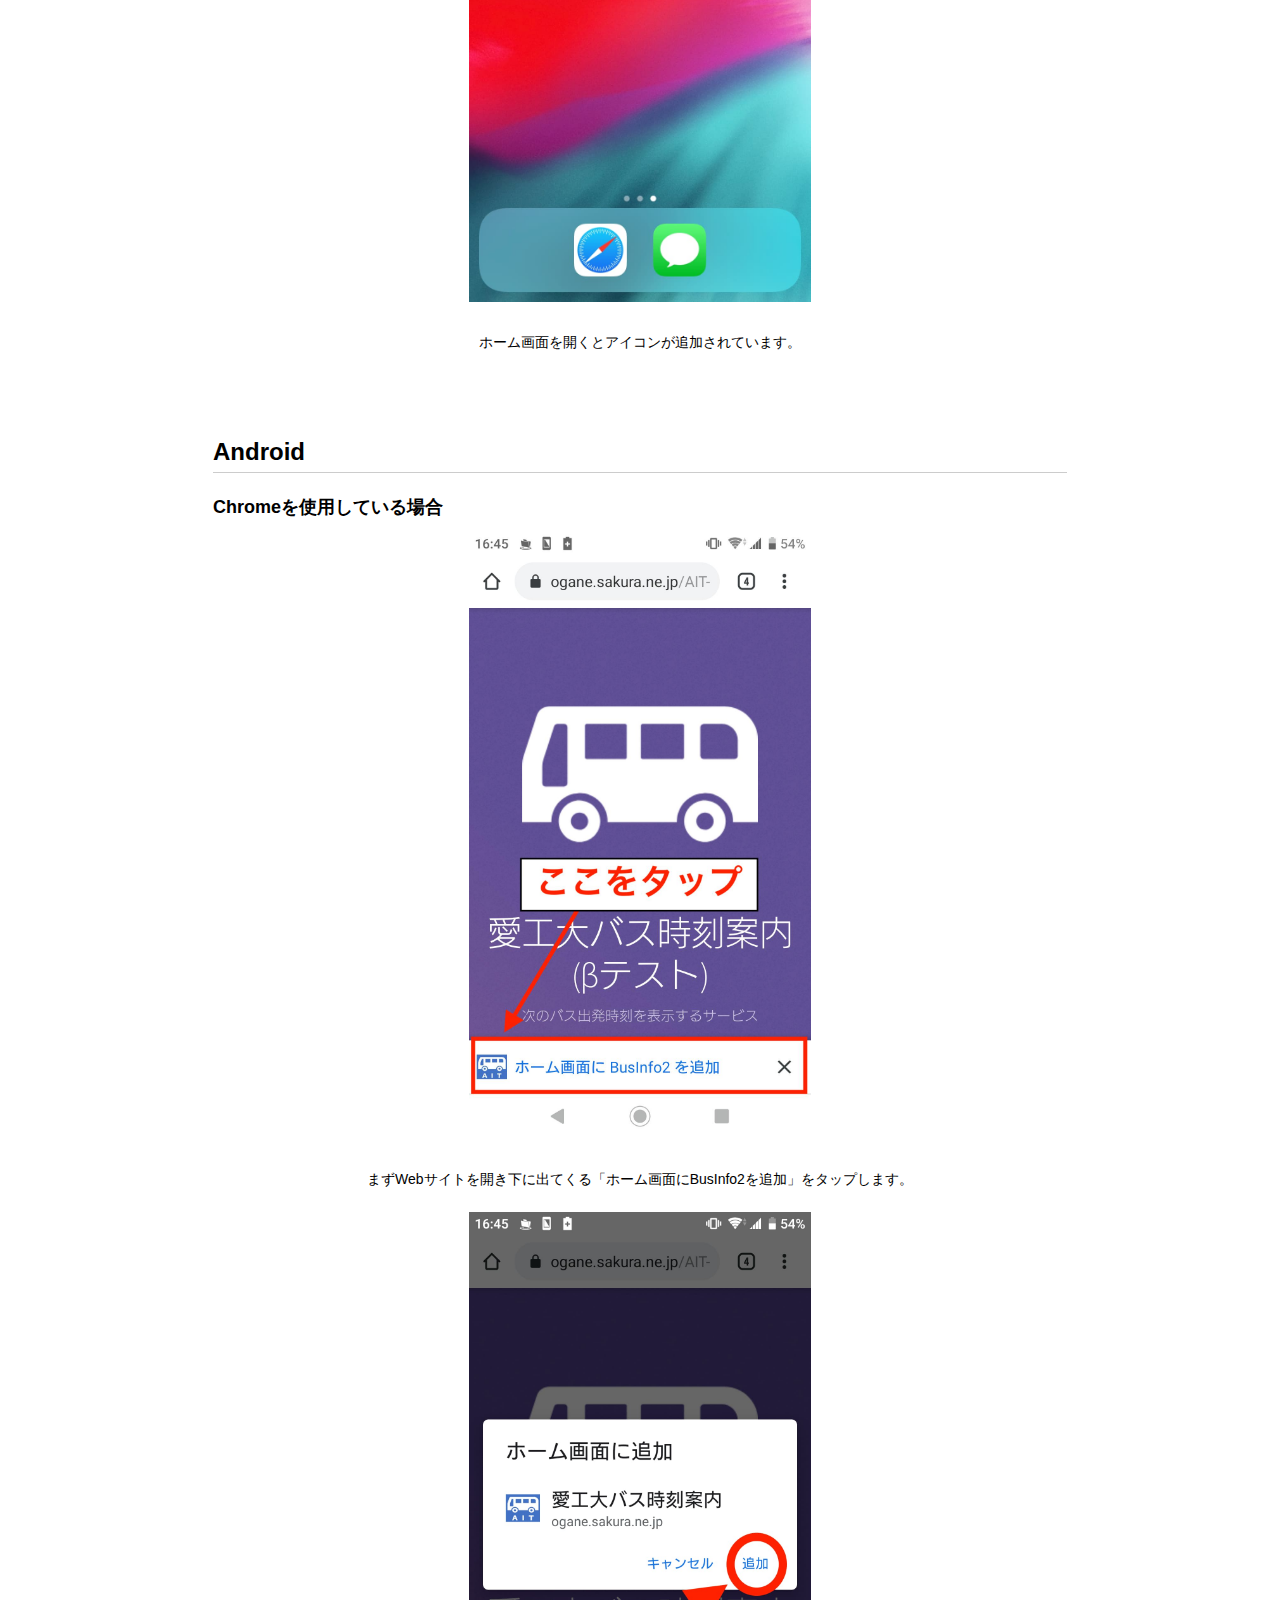
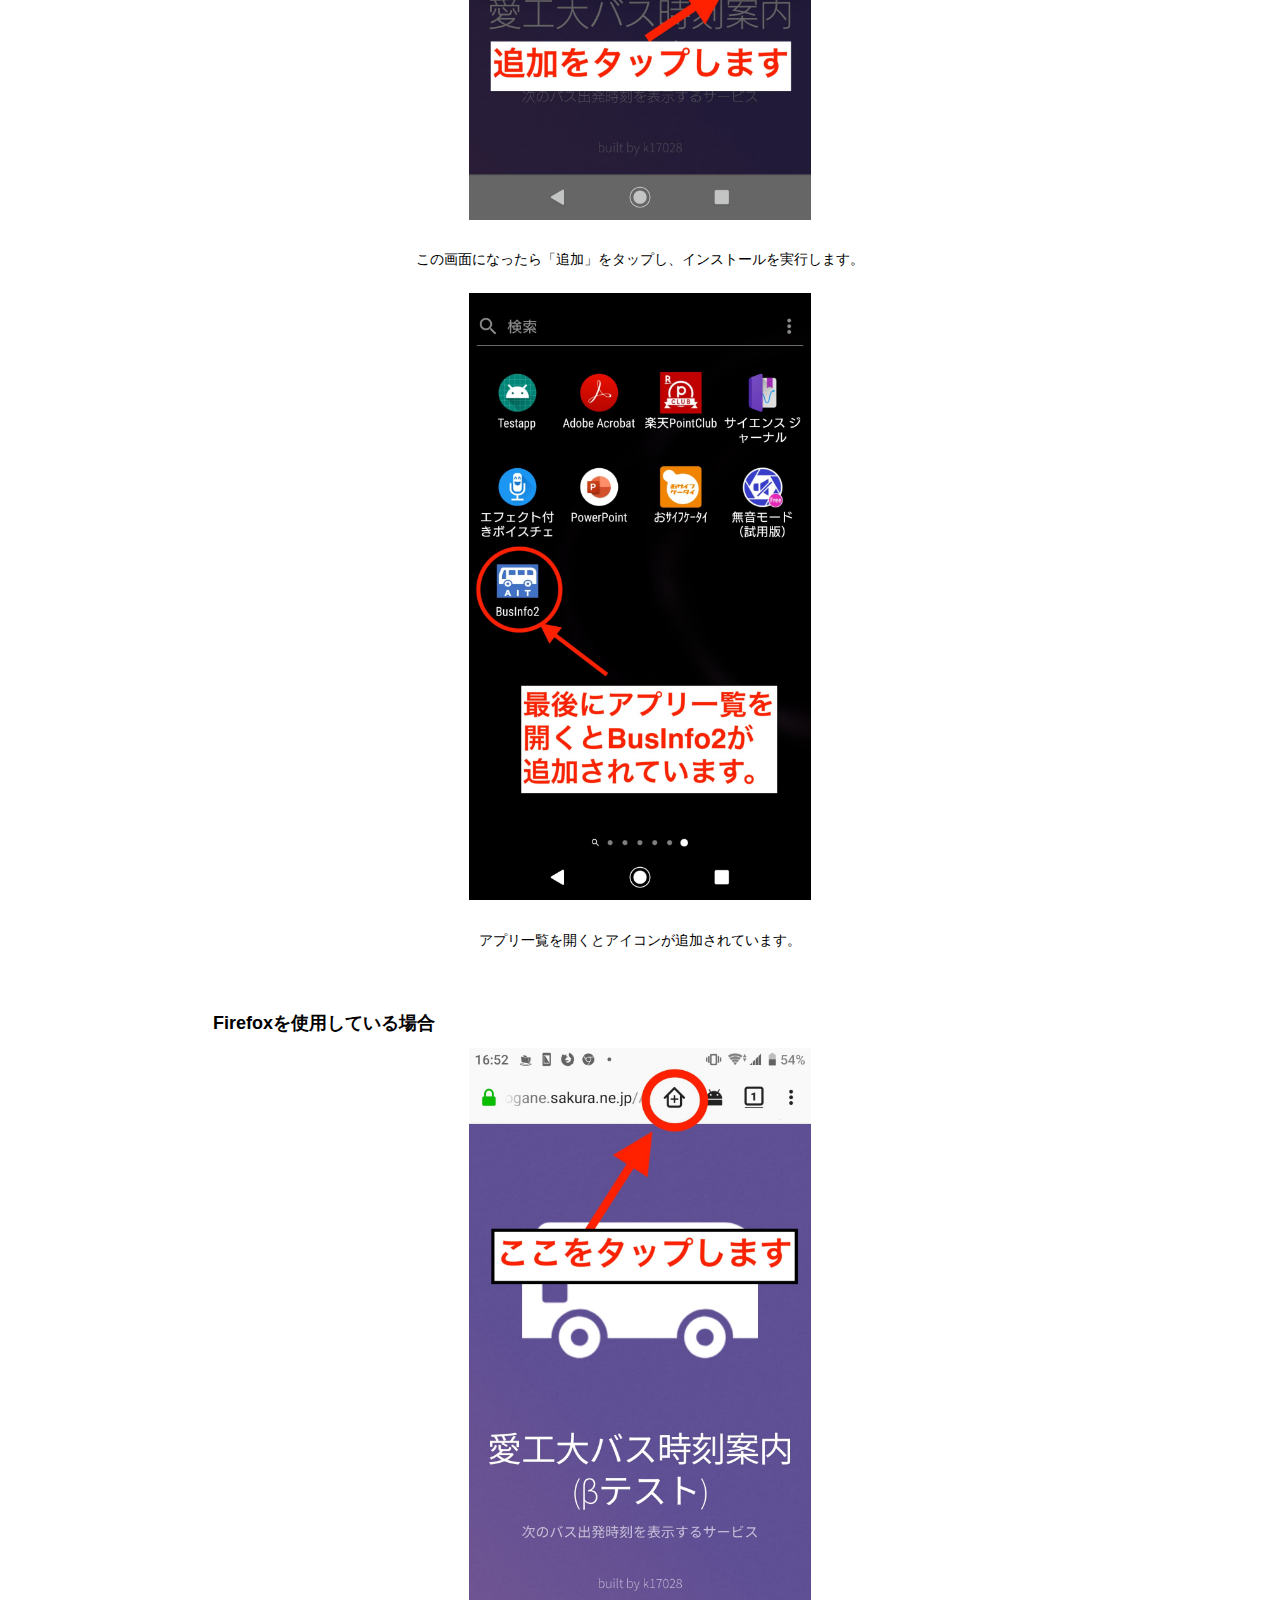
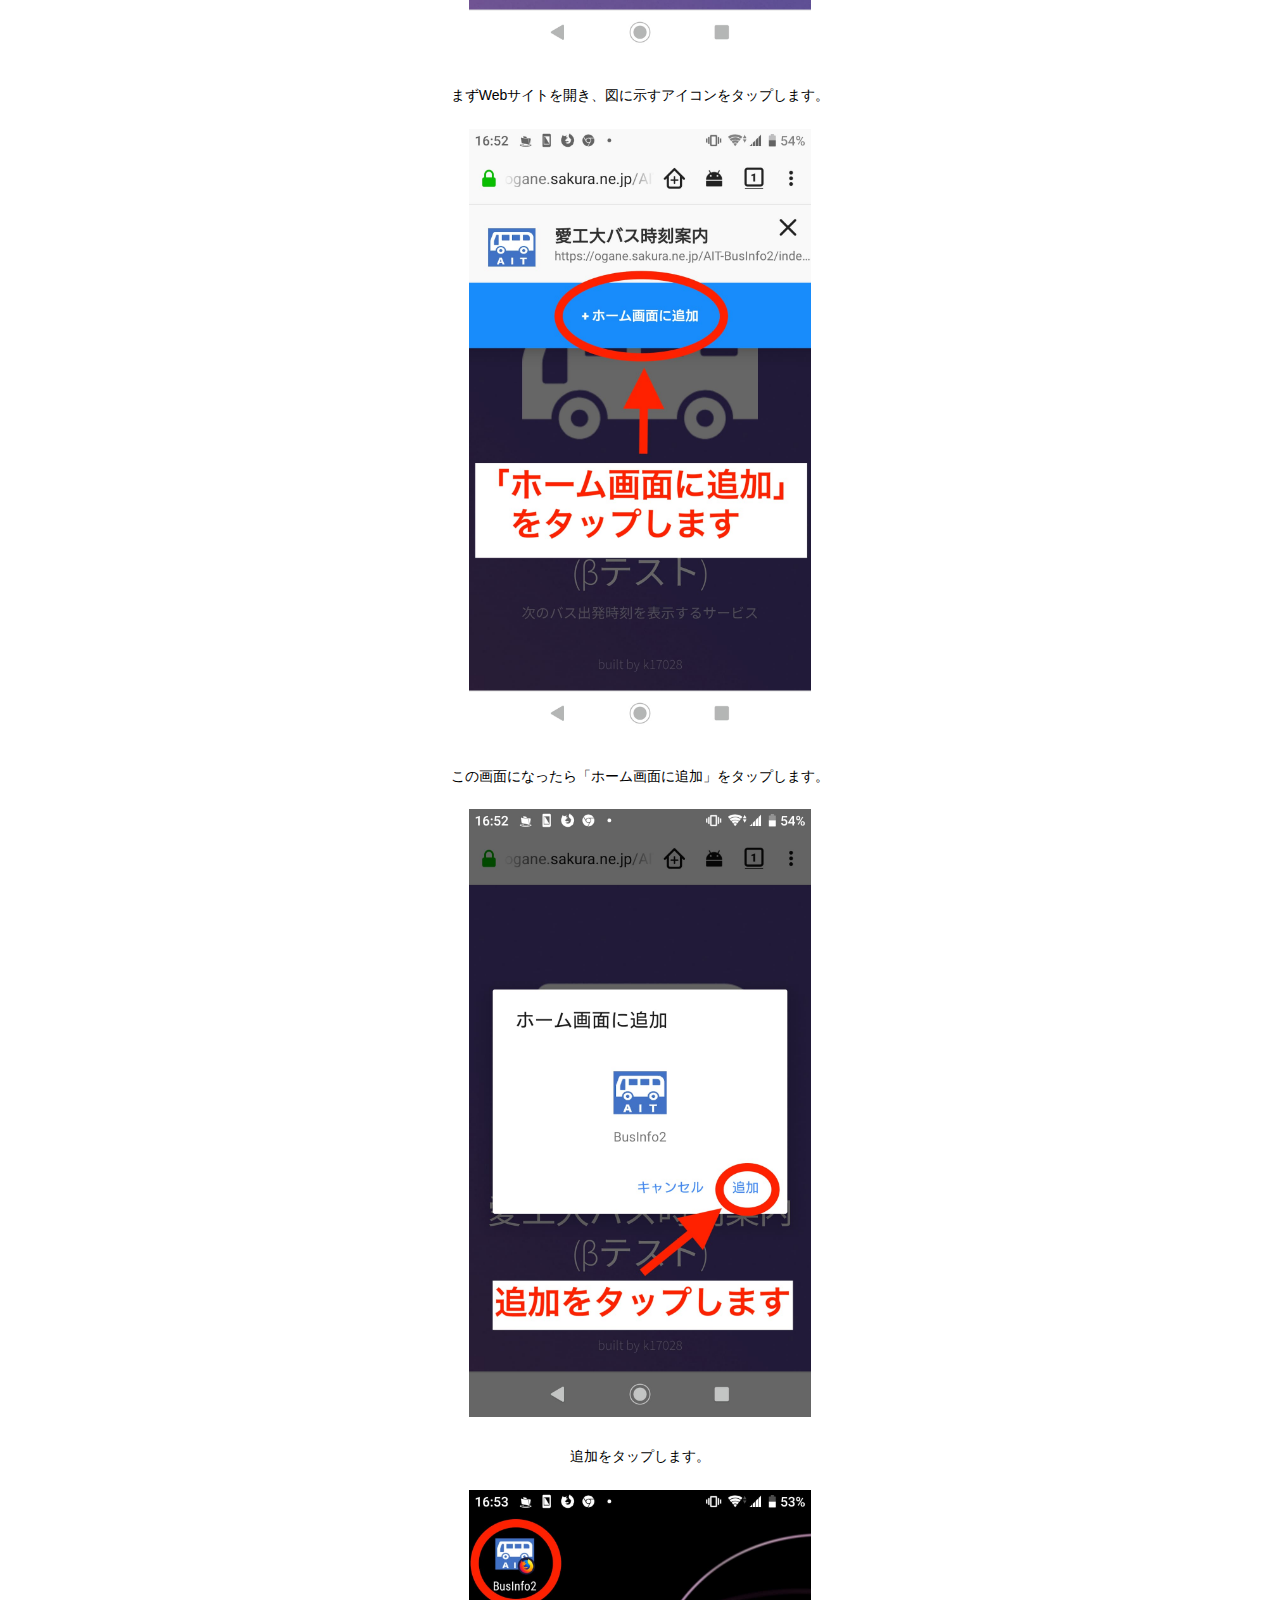
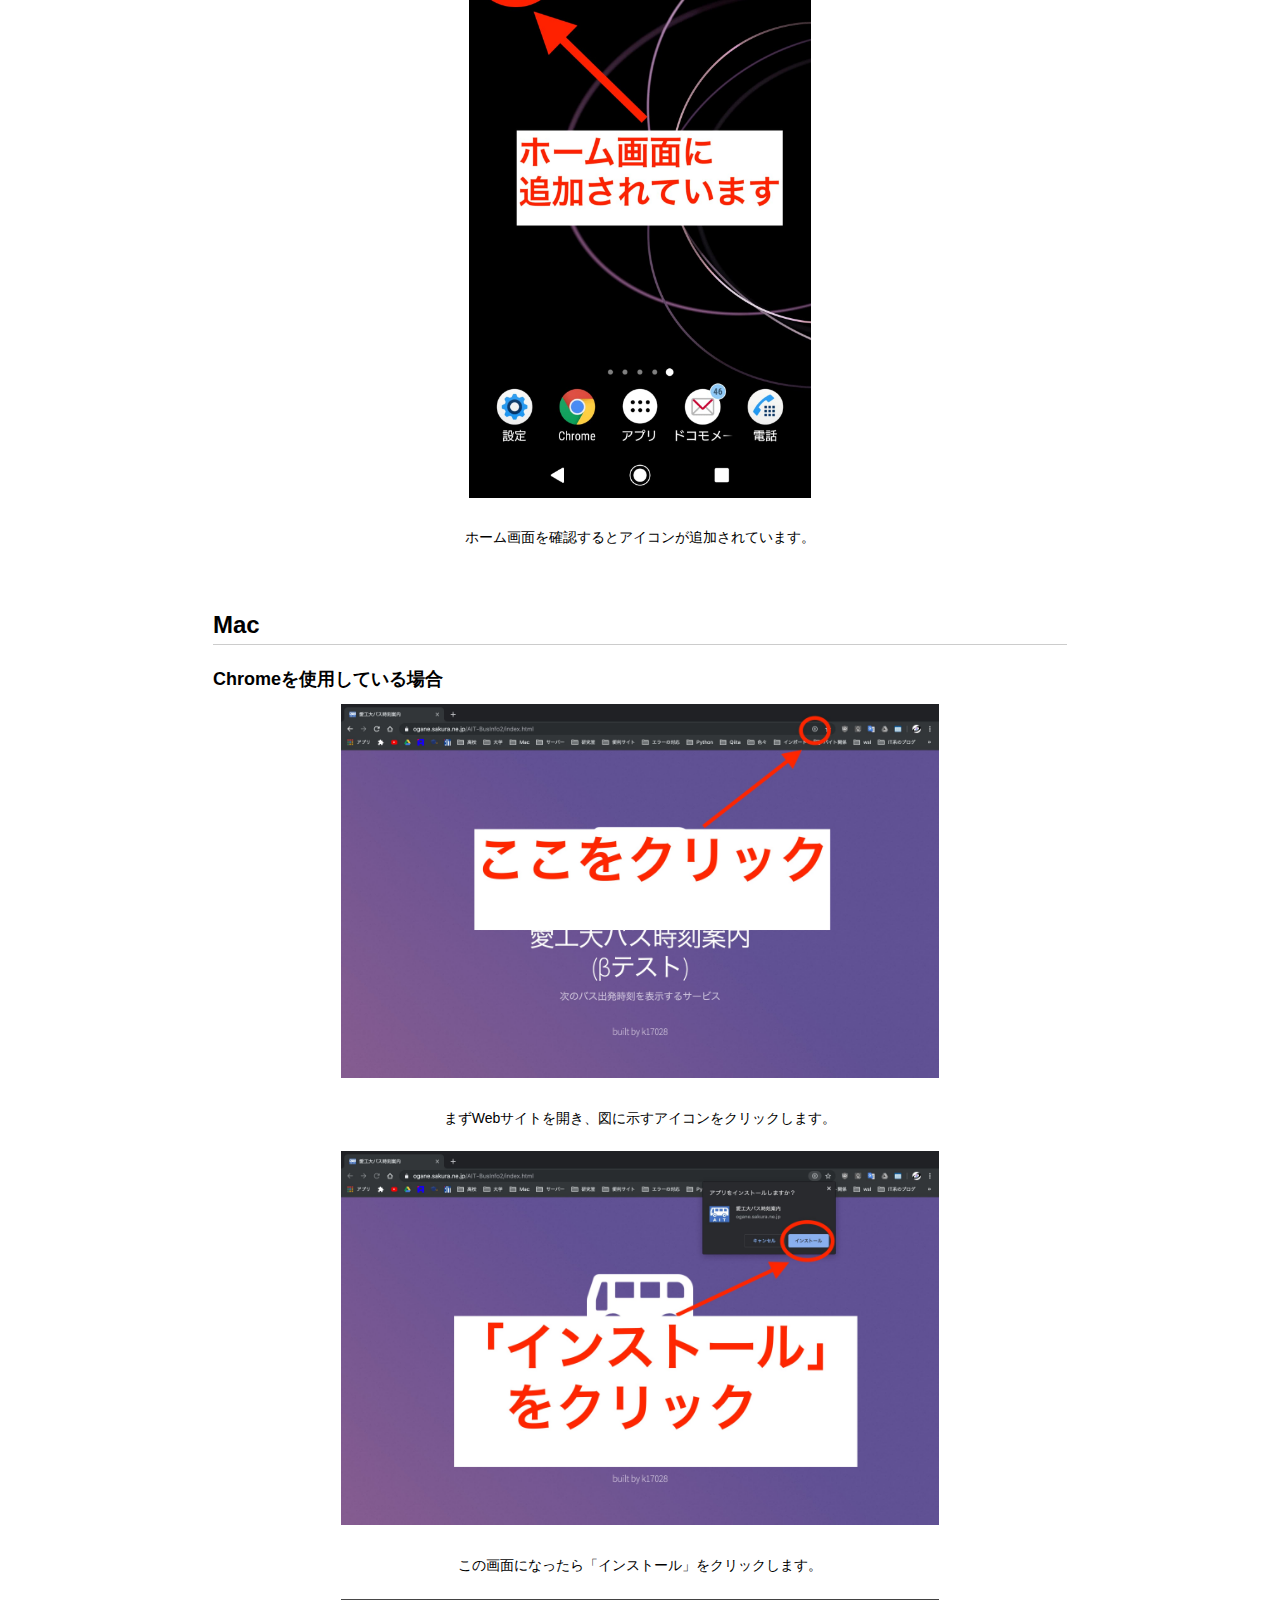
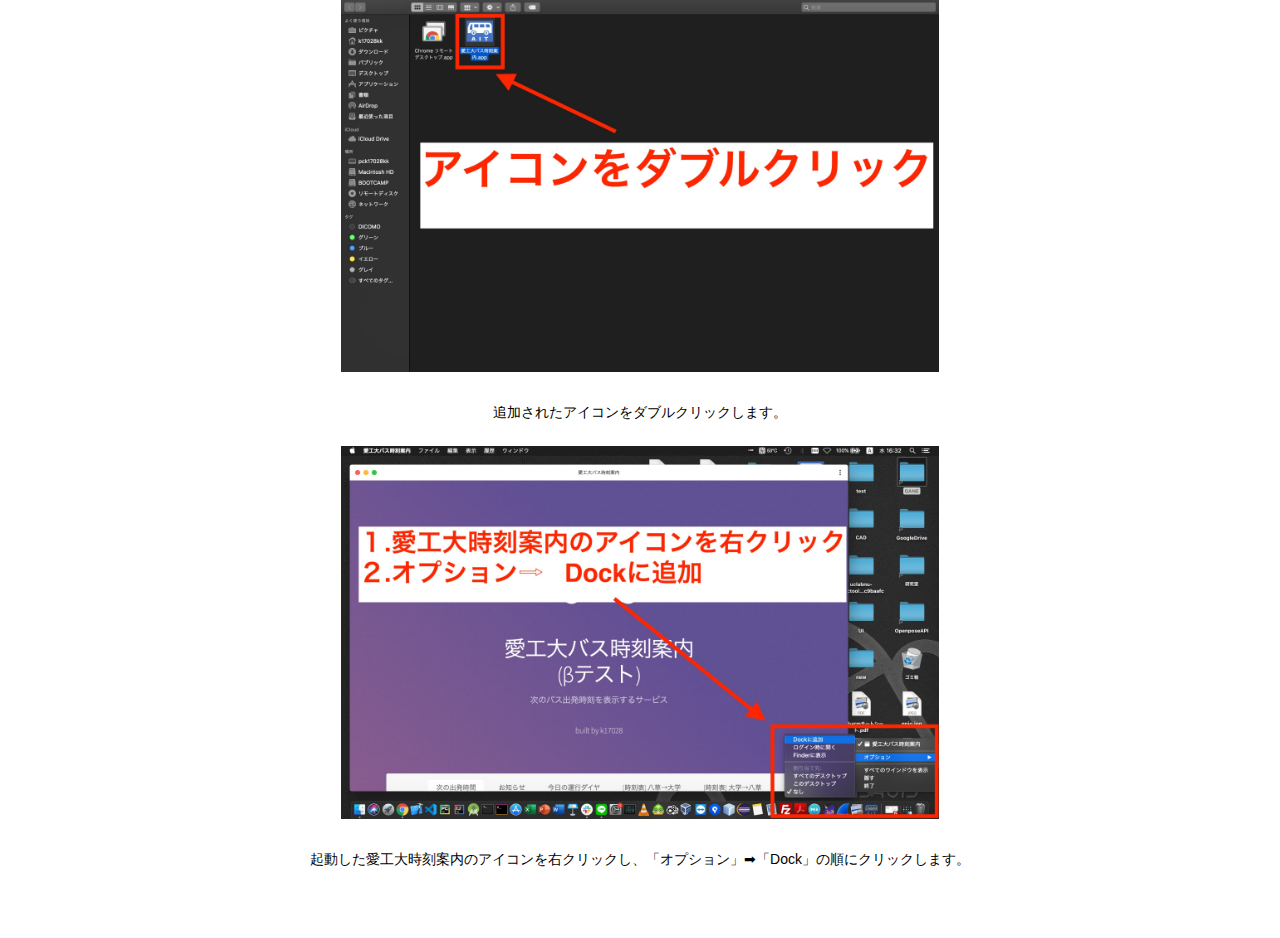
<file: doc/install_how_to.html>
<!DOCTYPE html>
<html>

<head>

<meta charset="utf-8">
<meta name="viewport" content="width=device-width, initial-scale=1.0, user-scalable=yes">
<title>インストール方法</title>


<style type="text/css">
body {
  font-family: Helvetica, arial, sans-serif;
  font-size: 14px;
  line-height: 1.6;
  padding-top: 10px;
  padding-bottom: 10px;
  background-color: white;
  padding: 30px; }

body > *:first-child {
  margin-top: 0 !important; }
body > *:last-child {
  margin-bottom: 0 !important; }

a {
  color: #4183C4; }
a.absent {
  color: #cc0000; }
a.anchor {
  display: block;
  padding-left: 30px;
  margin-left: -30px;
  cursor: pointer;
  position: absolute;
  top: 0;
  left: 0;
  bottom: 0; }

h1, h2, h3, h4, h5, h6 {
  margin: 20px 0 10px;
  padding: 0;
  font-weight: bold;
  -webkit-font-smoothing: antialiased;
  cursor: text;
  position: relative; }

h1:hover a.anchor, h2:hover a.anchor, h3:hover a.anchor, h4:hover a.anchor, h5:hover a.anchor, h6:hover a.anchor {
  background: url([data-uri]) no-repeat 10px center;
  text-decoration: none; }

h1 tt, h1 code {
  font-size: inherit; }

h2 tt, h2 code {
  font-size: inherit; }

h3 tt, h3 code {
  font-size: inherit; }

h4 tt, h4 code {
  font-size: inherit; }

h5 tt, h5 code {
  font-size: inherit; }

h6 tt, h6 code {
  font-size: inherit; }

h1 {
  font-size: 28px;
  color: black; }

h2 {
  font-size: 24px;
  border-bottom: 1px solid #cccccc;
  color: black; }

h3 {
  font-size: 18px; }

h4 {
  font-size: 16px; }

h5 {
  font-size: 14px; }

h6 {
  color: #777777;
  font-size: 14px; }

p, blockquote, ul, ol, dl, li, table, pre {
  margin: 15px 0; }

hr {
  background: transparent url([data-uri]) repeat-x 0 0;
  border: 0 none;
  color: #cccccc;
  height: 4px;
  padding: 0;
}

body > h2:first-child {
  margin-top: 0;
  padding-top: 0; }
body > h1:first-child {
  margin-top: 0;
  padding-top: 0; }
  body > h1:first-child + h2 {
    margin-top: 0;
    padding-top: 0; }
body > h3:first-child, body > h4:first-child, body > h5:first-child, body > h6:first-child {
  margin-top: 0;
  padding-top: 0; }

a:first-child h1, a:first-child h2, a:first-child h3, a:first-child h4, a:first-child h5, a:first-child h6 {
  margin-top: 0;
  padding-top: 0; }

h1 p, h2 p, h3 p, h4 p, h5 p, h6 p {
  margin-top: 0; }

li p.first {
  display: inline-block; }
li {
  margin: 0; }
ul, ol {
  padding-left: 30px; }

ul :first-child, ol :first-child {
  margin-top: 0; }

dl {
  padding: 0; }
  dl dt {
    font-size: 14px;
    font-weight: bold;
    font-style: italic;
    padding: 0;
    margin: 15px 0 5px; }
    dl dt:first-child {
      padding: 0; }
    dl dt > :first-child {
      margin-top: 0; }
    dl dt > :last-child {
      margin-bottom: 0; }
  dl dd {
    margin: 0 0 15px;
    padding: 0 15px; }
    dl dd > :first-child {
      margin-top: 0; }
    dl dd > :last-child {
      margin-bottom: 0; }

blockquote {
  border-left: 4px solid #dddddd;
  padding: 0 15px;
  color: #777777; }
  blockquote > :first-child {
    margin-top: 0; }
  blockquote > :last-child {
    margin-bottom: 0; }

table {
  padding: 0;border-collapse: collapse; }
  table tr {
    border-top: 1px solid #cccccc;
    background-color: white;
    margin: 0;
    padding: 0; }
    table tr:nth-child(2n) {
      background-color: #f8f8f8; }
    table tr th {
      font-weight: bold;
      border: 1px solid #cccccc;
      margin: 0;
      padding: 6px 13px; }
    table tr td {
      border: 1px solid #cccccc;
      margin: 0;
      padding: 6px 13px; }
    table tr th :first-child, table tr td :first-child {
      margin-top: 0; }
    table tr th :last-child, table tr td :last-child {
      margin-bottom: 0; }

img {
  max-width: 100%; }

span.frame {
  display: block;
  overflow: hidden; }
  span.frame > span {
    border: 1px solid #dddddd;
    display: block;
    float: left;
    overflow: hidden;
    margin: 13px 0 0;
    padding: 7px;
    width: auto; }
  span.frame span img {
    display: block;
    float: left; }
  span.frame span span {
    clear: both;
    color: #333333;
    display: block;
    padding: 5px 0 0; }
span.align-center {
  display: block;
  overflow: hidden;
  clear: both; }
  span.align-center > span {
    display: block;
    overflow: hidden;
    margin: 13px auto 0;
    text-align: center; }
  span.align-center span img {
    margin: 0 auto;
    text-align: center; }
span.align-right {
  display: block;
  overflow: hidden;
  clear: both; }
  span.align-right > span {
    display: block;
    overflow: hidden;
    margin: 13px 0 0;
    text-align: right; }
  span.align-right span img {
    margin: 0;
    text-align: right; }
span.float-left {
  display: block;
  margin-right: 13px;
  overflow: hidden;
  float: left; }
  span.float-left span {
    margin: 13px 0 0; }
span.float-right {
  display: block;
  margin-left: 13px;
  overflow: hidden;
  float: right; }
  span.float-right > span {
    display: block;
    overflow: hidden;
    margin: 13px auto 0;
    text-align: right; }

code, tt {
  margin: 0 2px;
  padding: 0 5px;
  white-space: nowrap;
  border: 1px solid #eaeaea;
  background-color: #f8f8f8;
  border-radius: 3px; }

pre code {
  margin: 0;
  padding: 0;
  white-space: pre;
  border: none;
  background: transparent; }

.highlight pre {
  background-color: #f8f8f8;
  border: 1px solid #cccccc;
  font-size: 13px;
  line-height: 19px;
  overflow: auto;
  padding: 6px 10px;
  border-radius: 3px; }

pre {
  background-color: #f8f8f8;
  border: 1px solid #cccccc;
  font-size: 13px;
  line-height: 19px;
  overflow: auto;
  padding: 6px 10px;
  border-radius: 3px; }
  pre code, pre tt {
    background-color: transparent;
    border: none; }

sup {
    font-size: 0.83em;
    vertical-align: super;
    line-height: 0;
}

kbd {
  display: inline-block;
  padding: 3px 5px;
  font-size: 11px;
  line-height: 10px;
  color: #555;
  vertical-align: middle;
  background-color: #fcfcfc;
  border: solid 1px #ccc;
  border-bottom-color: #bbb;
  border-radius: 3px;
  box-shadow: inset 0 -1px 0 #bbb
}

* {
	-webkit-print-color-adjust: exact;
}
@media screen and (min-width: 914px) {
    body {
        width: 854px;
        margin:0 auto;
    }
}
@media print {
	table, pre {
		page-break-inside: avoid;
	}
	pre {
		word-wrap: break-word;
	}
}
</style>


</head>

<body>

<h1 id="toc_0">愛工大バス時刻案内インストール方法</h1>

<h2 id="toc_1">はじめに</h2>

<p>愛工大バス時刻案内サービスはPWAと呼ばれる技術に対応している為、インストールすることでネイティブアプリケーションと同じように使用することができます。<br>
また、本サービスはインストールすることでオフライン環境下でも使用することができます。</p>

<h2 id="toc_2">iPhone</h2>

<h3 id="toc_3">Safariを使用している場合</h3>

<div style="text-align:center;">
<a href="https://ogane.sakura.ne.jp/AIT-BusInfo2/doc/iPhoneSafari1.jpg"><img src="iPhoneSafari1.jpg" width="40%" alt="iPhoneSafari1.jpg"></a>
<br>
<br>
まずWebサイトを開き図に示すアイコンをタップします。
<br>
<br>
<a href="https://ogane.sakura.ne.jp/AIT-BusInfo2/doc/iPhoneSafari2.jpg"><img src="iPhoneSafari2.jpg" width="40%" alt="iPhoneSafari2.jpg"></a>
<br>
<br>
メニューが出たら左にスワイプし「ホーム画面に追加」が出てきたらタップします。
<br>
<br>
<a href="https://ogane.sakura.ne.jp/AIT-BusInfo2/doc/iPhoneSafari3.jpg"><img src="iPhoneSafari3.jpg" width="40%" alt="iPhoneSafari3.jpg"></a>
<br>
<br>
この画面になったら「追加」をタップし、インストールを実行します。
<br>
<br>
<a href="https://ogane.sakura.ne.jp/AIT-BusInfo2/doc/iPhoneSafari4.jpg"><img src="iPhoneSafari4.jpg" width="40%" alt="iPhoneSafari4.jpg"></a>
<br>
<br>
ホーム画面を開くとアイコンが追加されています。
<br>
<br>
</div>

<p><br></p>

<h2 id="toc_4">Android</h2>

<h3 id="toc_5">Chromeを使用している場合</h3>

<div style="text-align:center;">
<a href="https://ogane.sakura.ne.jp/AIT-BusInfo2/doc/AndroidChrome1.jpg"><img src="AndroidChrome1.jpg" width="40%" alt="AndroidChrome1.jpg"></a>
<br>
<br>
まずWebサイトを開き下に出てくる「ホーム画面にBusInfo2を追加」をタップします。
<br>
<br>
<a href="https://ogane.sakura.ne.jp/AIT-BusInfo2/doc/AndroidChrome2.jpg"><img src="AndroidChrome2.jpg" width="40%" alt="AndroidChrome2.jpg"></a>
<br>
<br>
この画面になったら「追加」をタップし、インストールを実行します。
<br>
<br>
<a href="https://ogane.sakura.ne.jp/AIT-BusInfo2/doc/AndroidChrome3.jpg"><img src="AndroidChrome3.jpg" width="40%" alt="AndroidChrome3.jpg"></a>
<br>
<br>
アプリ一覧を開くとアイコンが追加されています。
</div>

<p><br></p>

<h3 id="toc_6">Firefoxを使用している場合</h3>

<div style="text-align:center;">
<a href="https://ogane.sakura.ne.jp/AIT-BusInfo2/doc/AndroidFirefox1.jpg"><img src="AndroidFirefox1.jpg" width="40%" alt="AndroidFirefox1.jpg"></a>
<br>
<br>
まずWebサイトを開き、図に示すアイコンをタップします。
<br>
<br>
<a href="https://ogane.sakura.ne.jp/AIT-BusInfo2/doc/AndroidFirefox2.jpg"><img src="AndroidFirefox2.jpg" width="40%" alt="AndroidFirefox2.jpg"></a>
<br>
<br>
この画面になったら「ホーム画面に追加」をタップします。
<br>
<br>
<a href="https://ogane.sakura.ne.jp/AIT-BusInfo2/doc/AndroidFirefox3.jpg"><img src="AndroidFirefox3.jpg" width="40%" alt="AndroidFirefox3.jpg"></a>
<br>
<br>
追加をタップします。
<br>
<br>
<a href="https://ogane.sakura.ne.jp/AIT-BusInfo2/doc/AndroidFirefox4.jpg"><img src="AndroidFirefox4.jpg" width="40%" alt="AndroidFirefox4.jpg"></a>
<br>
<br>
ホーム画面を確認するとアイコンが追加されています。
</div>

<p><br></p>

<h2 id="toc_7">Mac</h2>

<h3 id="toc_8">Chromeを使用している場合</h3>

<div style="text-align:center;">
<a href="https://ogane.sakura.ne.jp/AIT-BusInfo2/doc/MacChrome1.jpg"><img src="MacChrome1.jpg" width="70%" alt="MacChrome1.jpg"></a>
<br>
<br>
まずWebサイトを開き、図に示すアイコンをクリックします。
<br>
<br>
<a href="https://ogane.sakura.ne.jp/AIT-BusInfo2/doc/MacChrome2.jpg"><img src="MacChrome2.jpg" width="70%" alt="MacChrome2.jpg"></a>
<br>
<br>
この画面になったら「インストール」をクリックします。
<br>
<br>
<a href="https://ogane.sakura.ne.jp/AIT-BusInfo2/doc/MacChrome3.jpg"><img src="MacChrome3.jpg" width="70%" alt="MacChrome3.jpg"></a>
<br>
<br>
追加されたアイコンをダブルクリックします。
<br>
<br>
<a href="https://ogane.sakura.ne.jp/AIT-BusInfo2/doc/MacChrome4.jpg"><img src="MacChrome4.jpg" width="70%" alt="MacChrome4.jpg"></a>
<br>
<br>
起動した愛工大時刻案内のアイコンを右クリックし、「オプション」➡︎「Dock」の順にクリックします。
</div>

<p><br></p>




</body>

</html>
</file>
<file: static/css/noscript.css>
/*
	Stellar by HTML5 UP
	html5up.net | @ajlkn
	Free for personal and commercial use under the CCA 3.0 license (html5up.net/license)
*/

/* Header */

body.is-preload #header.alt > * {
  opacity: 1;
}

body.is-preload #header.alt .logo {
  -moz-transform: none;
  -webkit-transform: none;
  -ms-transform: none;
  transform: none;
}
</file>
<file: static/css/main.css>
@import url(font-awesome.min.css);
@import "https://fonts.googleapis.com/css?family=Source+Sans+Pro:300,400";

/*
	Stellar by HTML5 UP
	html5up.net | @ajlkn
	Free for personal and commercial use under the CCA 3.0 license (html5up.net/license)
*/

html,
body,
div,
span,
applet,
object,
iframe,
h1,
h2,
h3,
h4,
h5,
h6,
p,
blockquote,
pre,
a,
abbr,
acronym,
address,
big,
cite,
code,
del,
dfn,
em,
img,
ins,
kbd,
q,
s,
samp,
small,
strike,
strong,
sub,
sup,
tt,
var,
b,
u,
i,
center,
dl,
dt,
dd,
ol,
ul,
li,
fieldset,
form,
label,
legend,
table,
caption,
tbody,
tfoot,
thead,
tr,
th,
td,
article,
aside,
canvas,
details,
embed,
figure,
figcaption,
footer,
header,
hgroup,
menu,
nav,
output,
ruby,
section,
summary,
time,
mark,
audio,
video {
  margin: 0;
  padding: 0;
  border: 0;
  font-size: 100%;
  font: inherit;
  vertical-align: baseline;
}

article,
aside,
details,
figcaption,
figure,
footer,
header,
hgroup,
menu,
nav,
section {
  display: block;
}

body {
  line-height: 1;
}

ol,
ul {
  list-style: none;
}

blockquote,
q {
  quotes: none;
}

blockquote:before,
blockquote:after,
q:before,
q:after {
  content: "";
  content: none;
}

table {
  border-collapse: collapse;
  border-spacing: 0;
}

body {
  -webkit-text-size-adjust: none;
}

mark {
  background-color: transparent;
  color: inherit;
}

input::-moz-focus-inner {
  border: 0;
  padding: 0;
}

input,
select,
textarea {
  -moz-appearance: none;
  -webkit-appearance: none;
  -ms-appearance: none;
  appearance: none;
}

/* Basic */

@-ms-viewport {
  width: device-width;
}

body {
  -ms-overflow-style: scrollbar;
}

@media screen and (max-width: 480px) {
  html,
  body {
    min-width: 320px;
  }
}

html {
  box-sizing: border-box;
}

*,
*:before,
*:after {
  box-sizing: inherit;
}

body {
  background-color: #935d8c;
  background-image: url("overlay.png"),
    -moz-linear-gradient(45deg, #e37682 15%, #5f4d93 85%);
  background-image: url("overlay.png"),
    -webkit-linear-gradient(45deg, #e37682 15%, #5f4d93 85%);
  background-image: url("overlay.png"),
    -ms-linear-gradient(45deg, #e37682 15%, #5f4d93 85%);
  background-image: url("overlay.png"),
    linear-gradient(45deg, #e37682 15%, #5f4d93 85%);
}

body.is-preload *,
body.is-preload *:before,
body.is-preload *:after {
  -moz-animation: none !important;
  -webkit-animation: none !important;
  -ms-animation: none !important;
  animation: none !important;
  -moz-transition: none !important;
  -webkit-transition: none !important;
  -ms-transition: none !important;
  transition: none !important;
}

/* Type */

body {
  background-color: #935d8c;
  color: rgba(255, 255, 255, 0.65);
}

body,
input,
select,
textarea {
  font-family: "Source Sans Pro", Helvetica, sans-serif;
  font-size: 17pt;
  font-weight: 300;
  line-height: 1.65;
}

@media screen and (max-width: 1680px) {
  body,
  input,
  select,
  textarea {
    font-size: 14pt;
  }
}

@media screen and (max-width: 1280px) {
  body,
  input,
  select,
  textarea {
    font-size: 12pt;
  }
}

@media screen and (max-width: 360px) {
  body,
  input,
  select,
  textarea {
    font-size: 11pt;
  }
}

a {
  -moz-transition: color 0.2s ease, border-bottom 0.2s ease;
  -webkit-transition: color 0.2s ease, border-bottom 0.2s ease;
  -ms-transition: color 0.2s ease, border-bottom 0.2s ease;
  transition: color 0.2s ease, border-bottom 0.2s ease;
  text-decoration: none;
  border-bottom: dotted 1px;
  color: inherit;
}

a:hover {
  border-bottom-color: transparent;
}

strong,
b {
  font-weight: 400;
}

em,
i {
  font-style: italic;
}

p {
  margin: 0 0 2em 0;
}

p.content {
  -moz-columns: 20em 2;
  -webkit-columns: 20em 2;
  -ms-columns: 20em 2;
  columns: 20em 2;
  -moz-column-gap: 2em;
  -webkit-column-gap: 2em;
  -ms-column-gap: 2em;
  column-gap: 2em;
  text-align: justify;
}

h1,
h2,
h3,
h4,
h5,
h6 {
  font-weight: 300;
  line-height: 1.5;
  margin: 0 0 0.7em 0;
  letter-spacing: -0.025em;
}

h1 a,
h2 a,
h3 a,
h4 a,
h5 a,
h6 a {
  color: inherit;
  text-decoration: none;
}

h1 {
  font-size: 2.5em;
  line-height: 1.2;
}

h2 {
  font-size: 1.5em;
}

h3 {
  font-size: 1.25em;
}

h4 {
  font-size: 1.1em;
}

h5 {
  font-size: 0.9em;
}

h6 {
  font-size: 0.7em;
}

@media screen and (max-width: 736px) {
  h1 {
    font-size: 2em;
  }
}

sub {
  font-size: 0.8em;
  position: relative;
  top: 0.5em;
}

sup {
  font-size: 0.8em;
  position: relative;
  top: -0.5em;
}

blockquote {
  border-left: solid 4px;
  font-style: italic;
  margin: 0 0 2em 0;
  padding: 0.5em 0 0.5em 2em;
}

code {
  border-radius: 8px;
  border: solid 1px;
  font-family: "Courier New", monospace;
  font-size: 0.9em;
  margin: 0 0.25em;
  padding: 0.25em 0.65em;
}

pre {
  -webkit-overflow-scrolling: touch;
  font-family: "Courier New", monospace;
  font-size: 0.9em;
  margin: 0 0 2em 0;
}

pre code {
  display: block;
  line-height: 1.75;
  padding: 1em 1.5em;
  overflow-x: auto;
}

hr {
  border: 0;
  border-bottom: solid 1px;
  margin: 2em 0;
}

hr.major {
  margin: 3em 0;
}

.align-left {
  text-align: left;
}

.align-center {
  text-align: center;
}

.align-right {
  text-align: right;
}

input,
select,
textarea {
  color: #ffffff;
}

a:hover {
  color: #ffffff;
}

strong,
b {
  color: #ffffff;
}

h1,
h2,
h3,
h4,
h5,
h6 {
  color: #ffffff;
}

blockquote {
  border-left-color: rgba(255, 255, 255, 0.35);
}

code {
  background: rgba(255, 255, 255, 0.075);
  border-color: rgba(255, 255, 255, 0.35);
}

hr {
  border-bottom-color: rgba(255, 255, 255, 0.35);
}

/* Row */

.row {
  display: flex;
  flex-wrap: wrap;
  box-sizing: border-box;
  align-items: stretch;
}

.row > * {
  box-sizing: border-box;
}

.row.gtr-uniform > * > :last-child {
  margin-bottom: 0;
}

.row.aln-left {
  justify-content: flex-start;
}

.row.aln-center {
  justify-content: center;
}

.row.aln-right {
  justify-content: flex-end;
}

.row.aln-top {
  align-items: flex-start;
}

.row.aln-middle {
  align-items: center;
}

.row.aln-bottom {
  align-items: flex-end;
}

.row > .imp {
  order: -1;
}

.row > .col-1 {
  width: 8.3333333333%;
}

.row > .off-1 {
  margin-left: 8.3333333333%;
}

.row > .col-2 {
  width: 16.6666666667%;
}

.row > .off-2 {
  margin-left: 16.6666666667%;
}

.row > .col-3 {
  width: 25%;
}

.row > .off-3 {
  margin-left: 25%;
}

.row > .col-4 {
  width: 33.3333333333%;
}

.row > .off-4 {
  margin-left: 33.3333333333%;
}

.row > .col-5 {
  width: 41.6666666667%;
}

.row > .off-5 {
  margin-left: 41.6666666667%;
}

.row > .col-6 {
  width: 50%;
}

.row > .off-6 {
  margin-left: 50%;
}

.row > .col-7 {
  width: 58.3333333333%;
}

.row > .off-7 {
  margin-left: 58.3333333333%;
}

.row > .col-8 {
  width: 66.6666666667%;
}

.row > .off-8 {
  margin-left: 66.6666666667%;
}

.row > .col-9 {
  width: 75%;
}

.row > .off-9 {
  margin-left: 75%;
}

.row > .col-10 {
  width: 83.3333333333%;
}

.row > .off-10 {
  margin-left: 83.3333333333%;
}

.row > .col-11 {
  width: 91.6666666667%;
}

.row > .off-11 {
  margin-left: 91.6666666667%;
}

.row > .col-12 {
  width: 100%;
}

.row > .off-12 {
  margin-left: 100%;
}

.row.gtr-0 {
  margin-top: 0;
  margin-left: 0em;
}

.row.gtr-0 > * {
  padding: 0 0 0 0em;
}

.row.gtr-0.gtr-uniform {
  margin-top: 0em;
}

.row.gtr-0.gtr-uniform > * {
  padding-top: 0em;
}

.row.gtr-25 {
  margin-top: 0;
  margin-left: -0.375em;
}

.row.gtr-25 > * {
  padding: 0 0 0 0.375em;
}

.row.gtr-25.gtr-uniform {
  margin-top: -0.375em;
}

.row.gtr-25.gtr-uniform > * {
  padding-top: 0.375em;
}

.row.gtr-50 {
  margin-top: 0;
  margin-left: -0.75em;
}

.row.gtr-50 > * {
  padding: 0 0 0 0.75em;
}

.row.gtr-50.gtr-uniform {
  margin-top: -0.75em;
}

.row.gtr-50.gtr-uniform > * {
  padding-top: 0.75em;
}

.row {
  margin-top: 0;
  margin-left: -1.5em;
}

.row > * {
  padding: 0 0 0 1.5em;
}

.row.gtr-uniform {
  margin-top: -1.5em;
}

.row.gtr-uniform > * {
  padding-top: 1.5em;
}

.row.gtr-150 {
  margin-top: 0;
  margin-left: -2.25em;
}

.row.gtr-150 > * {
  padding: 0 0 0 2.25em;
}

.row.gtr-150.gtr-uniform {
  margin-top: -2.25em;
}

.row.gtr-150.gtr-uniform > * {
  padding-top: 2.25em;
}

.row.gtr-200 {
  margin-top: 0;
  margin-left: -3em;
}

.row.gtr-200 > * {
  padding: 0 0 0 3em;
}

.row.gtr-200.gtr-uniform {
  margin-top: -3em;
}

.row.gtr-200.gtr-uniform > * {
  padding-top: 3em;
}

@media screen and (max-width: 1680px) {
  .row {
    display: flex;
    flex-wrap: wrap;
    box-sizing: border-box;
    align-items: stretch;
  }

  .row > * {
    box-sizing: border-box;
  }

  .row.gtr-uniform > * > :last-child {
    margin-bottom: 0;
  }

  .row.aln-left {
    justify-content: flex-start;
  }

  .row.aln-center {
    justify-content: center;
  }

  .row.aln-right {
    justify-content: flex-end;
  }

  .row.aln-top {
    align-items: flex-start;
  }

  .row.aln-middle {
    align-items: center;
  }

  .row.aln-bottom {
    align-items: flex-end;
  }

  .row > .imp-xlarge {
    order: -1;
  }

  .row > .col-1-xlarge {
    width: 8.3333333333%;
  }

  .row > .off-1-xlarge {
    margin-left: 8.3333333333%;
  }

  .row > .col-2-xlarge {
    width: 16.6666666667%;
  }

  .row > .off-2-xlarge {
    margin-left: 16.6666666667%;
  }

  .row > .col-3-xlarge {
    width: 25%;
  }

  .row > .off-3-xlarge {
    margin-left: 25%;
  }

  .row > .col-4-xlarge {
    width: 33.3333333333%;
  }

  .row > .off-4-xlarge {
    margin-left: 33.3333333333%;
  }

  .row > .col-5-xlarge {
    width: 41.6666666667%;
  }

  .row > .off-5-xlarge {
    margin-left: 41.6666666667%;
  }

  .row > .col-6-xlarge {
    width: 50%;
  }

  .row > .off-6-xlarge {
    margin-left: 50%;
  }

  .row > .col-7-xlarge {
    width: 58.3333333333%;
  }

  .row > .off-7-xlarge {
    margin-left: 58.3333333333%;
  }

  .row > .col-8-xlarge {
    width: 66.6666666667%;
  }

  .row > .off-8-xlarge {
    margin-left: 66.6666666667%;
  }

  .row > .col-9-xlarge {
    width: 75%;
  }

  .row > .off-9-xlarge {
    margin-left: 75%;
  }

  .row > .col-10-xlarge {
    width: 83.3333333333%;
  }

  .row > .off-10-xlarge {
    margin-left: 83.3333333333%;
  }

  .row > .col-11-xlarge {
    width: 91.6666666667%;
  }

  .row > .off-11-xlarge {
    margin-left: 91.6666666667%;
  }

  .row > .col-12-xlarge {
    width: 100%;
  }

  .row > .off-12-xlarge {
    margin-left: 100%;
  }

  .row.gtr-0 {
    margin-top: 0;
    margin-left: 0em;
  }

  .row.gtr-0 > * {
    padding: 0 0 0 0em;
  }

  .row.gtr-0.gtr-uniform {
    margin-top: 0em;
  }

  .row.gtr-0.gtr-uniform > * {
    padding-top: 0em;
  }

  .row.gtr-25 {
    margin-top: 0;
    margin-left: -0.375em;
  }

  .row.gtr-25 > * {
    padding: 0 0 0 0.375em;
  }

  .row.gtr-25.gtr-uniform {
    margin-top: -0.375em;
  }

  .row.gtr-25.gtr-uniform > * {
    padding-top: 0.375em;
  }

  .row.gtr-50 {
    margin-top: 0;
    margin-left: -0.75em;
  }

  .row.gtr-50 > * {
    padding: 0 0 0 0.75em;
  }

  .row.gtr-50.gtr-uniform {
    margin-top: -0.75em;
  }

  .row.gtr-50.gtr-uniform > * {
    padding-top: 0.75em;
  }

  .row {
    margin-top: 0;
    margin-left: -1.5em;
  }

  .row > * {
    padding: 0 0 0 1.5em;
  }

  .row.gtr-uniform {
    margin-top: -1.5em;
  }

  .row.gtr-uniform > * {
    padding-top: 1.5em;
  }

  .row.gtr-150 {
    margin-top: 0;
    margin-left: -2.25em;
  }

  .row.gtr-150 > * {
    padding: 0 0 0 2.25em;
  }

  .row.gtr-150.gtr-uniform {
    margin-top: -2.25em;
  }

  .row.gtr-150.gtr-uniform > * {
    padding-top: 2.25em;
  }

  .row.gtr-200 {
    margin-top: 0;
    margin-left: -3em;
  }

  .row.gtr-200 > * {
    padding: 0 0 0 3em;
  }

  .row.gtr-200.gtr-uniform {
    margin-top: -3em;
  }

  .row.gtr-200.gtr-uniform > * {
    padding-top: 3em;
  }
}

@media screen and (max-width: 1280px) {
  .row {
    display: flex;
    flex-wrap: wrap;
    box-sizing: border-box;
    align-items: stretch;
  }

  .row > * {
    box-sizing: border-box;
  }

  .row.gtr-uniform > * > :last-child {
    margin-bottom: 0;
  }

  .row.aln-left {
    justify-content: flex-start;
  }

  .row.aln-center {
    justify-content: center;
  }

  .row.aln-right {
    justify-content: flex-end;
  }

  .row.aln-top {
    align-items: flex-start;
  }

  .row.aln-middle {
    align-items: center;
  }

  .row.aln-bottom {
    align-items: flex-end;
  }

  .row > .imp-large {
    order: -1;
  }

  .row > .col-1-large {
    width: 8.3333333333%;
  }

  .row > .off-1-large {
    margin-left: 8.3333333333%;
  }

  .row > .col-2-large {
    width: 16.6666666667%;
  }

  .row > .off-2-large {
    margin-left: 16.6666666667%;
  }

  .row > .col-3-large {
    width: 25%;
  }

  .row > .off-3-large {
    margin-left: 25%;
  }

  .row > .col-4-large {
    width: 33.3333333333%;
  }

  .row > .off-4-large {
    margin-left: 33.3333333333%;
  }

  .row > .col-5-large {
    width: 41.6666666667%;
  }

  .row > .off-5-large {
    margin-left: 41.6666666667%;
  }

  .row > .col-6-large {
    width: 50%;
  }

  .row > .off-6-large {
    margin-left: 50%;
  }

  .row > .col-7-large {
    width: 58.3333333333%;
  }

  .row > .off-7-large {
    margin-left: 58.3333333333%;
  }

  .row > .col-8-large {
    width: 66.6666666667%;
  }

  .row > .off-8-large {
    margin-left: 66.6666666667%;
  }

  .row > .col-9-large {
    width: 75%;
  }

  .row > .off-9-large {
    margin-left: 75%;
  }

  .row > .col-10-large {
    width: 83.3333333333%;
  }

  .row > .off-10-large {
    margin-left: 83.3333333333%;
  }

  .row > .col-11-large {
    width: 91.6666666667%;
  }

  .row > .off-11-large {
    margin-left: 91.6666666667%;
  }

  .row > .col-12-large {
    width: 100%;
  }

  .row > .off-12-large {
    margin-left: 100%;
  }

  .row.gtr-0 {
    margin-top: 0;
    margin-left: 0em;
  }

  .row.gtr-0 > * {
    padding: 0 0 0 0em;
  }

  .row.gtr-0.gtr-uniform {
    margin-top: 0em;
  }

  .row.gtr-0.gtr-uniform > * {
    padding-top: 0em;
  }

  .row.gtr-25 {
    margin-top: 0;
    margin-left: -0.375em;
  }

  .row.gtr-25 > * {
    padding: 0 0 0 0.375em;
  }

  .row.gtr-25.gtr-uniform {
    margin-top: -0.375em;
  }

  .row.gtr-25.gtr-uniform > * {
    padding-top: 0.375em;
  }

  .row.gtr-50 {
    margin-top: 0;
    margin-left: -0.75em;
  }

  .row.gtr-50 > * {
    padding: 0 0 0 0.75em;
  }

  .row.gtr-50.gtr-uniform {
    margin-top: -0.75em;
  }

  .row.gtr-50.gtr-uniform > * {
    padding-top: 0.75em;
  }

  .row {
    margin-top: 0;
    margin-left: -1.5em;
  }

  .row > * {
    padding: 0 0 0 1.5em;
  }

  .row.gtr-uniform {
    margin-top: -1.5em;
  }

  .row.gtr-uniform > * {
    padding-top: 1.5em;
  }

  .row.gtr-150 {
    margin-top: 0;
    margin-left: -2.25em;
  }

  .row.gtr-150 > * {
    padding: 0 0 0 2.25em;
  }

  .row.gtr-150.gtr-uniform {
    margin-top: -2.25em;
  }

  .row.gtr-150.gtr-uniform > * {
    padding-top: 2.25em;
  }

  .row.gtr-200 {
    margin-top: 0;
    margin-left: -3em;
  }

  .row.gtr-200 > * {
    padding: 0 0 0 3em;
  }

  .row.gtr-200.gtr-uniform {
    margin-top: -3em;
  }

  .row.gtr-200.gtr-uniform > * {
    padding-top: 3em;
  }
}

@media screen and (max-width: 980px) {
  .row {
    display: flex;
    flex-wrap: wrap;
    box-sizing: border-box;
    align-items: stretch;
  }

  .row > * {
    box-sizing: border-box;
  }

  .row.gtr-uniform > * > :last-child {
    margin-bottom: 0;
  }

  .row.aln-left {
    justify-content: flex-start;
  }

  .row.aln-center {
    justify-content: center;
  }

  .row.aln-right {
    justify-content: flex-end;
  }

  .row.aln-top {
    align-items: flex-start;
  }

  .row.aln-middle {
    align-items: center;
  }

  .row.aln-bottom {
    align-items: flex-end;
  }

  .row > .imp-medium {
    order: -1;
  }

  .row > .col-1-medium {
    width: 8.3333333333%;
  }

  .row > .off-1-medium {
    margin-left: 8.3333333333%;
  }

  .row > .col-2-medium {
    width: 16.6666666667%;
  }

  .row > .off-2-medium {
    margin-left: 16.6666666667%;
  }

  .row > .col-3-medium {
    width: 25%;
  }

  .row > .off-3-medium {
    margin-left: 25%;
  }

  .row > .col-4-medium {
    width: 33.3333333333%;
  }

  .row > .off-4-medium {
    margin-left: 33.3333333333%;
  }

  .row > .col-5-medium {
    width: 41.6666666667%;
  }

  .row > .off-5-medium {
    margin-left: 41.6666666667%;
  }

  .row > .col-6-medium {
    width: 50%;
  }

  .row > .off-6-medium {
    margin-left: 50%;
  }

  .row > .col-7-medium {
    width: 58.3333333333%;
  }

  .row > .off-7-medium {
    margin-left: 58.3333333333%;
  }

  .row > .col-8-medium {
    width: 66.6666666667%;
  }

  .row > .off-8-medium {
    margin-left: 66.6666666667%;
  }

  .row > .col-9-medium {
    width: 75%;
  }

  .row > .off-9-medium {
    margin-left: 75%;
  }

  .row > .col-10-medium {
    width: 83.3333333333%;
  }

  .row > .off-10-medium {
    margin-left: 83.3333333333%;
  }

  .row > .col-11-medium {
    width: 91.6666666667%;
  }

  .row > .off-11-medium {
    margin-left: 91.6666666667%;
  }

  .row > .col-12-medium {
    width: 100%;
  }

  .row > .off-12-medium {
    margin-left: 100%;
  }

  .row.gtr-0 {
    margin-top: 0;
    margin-left: 0em;
  }

  .row.gtr-0 > * {
    padding: 0 0 0 0em;
  }

  .row.gtr-0.gtr-uniform {
    margin-top: 0em;
  }

  .row.gtr-0.gtr-uniform > * {
    padding-top: 0em;
  }

  .row.gtr-25 {
    margin-top: 0;
    margin-left: -0.375em;
  }

  .row.gtr-25 > * {
    padding: 0 0 0 0.375em;
  }

  .row.gtr-25.gtr-uniform {
    margin-top: -0.375em;
  }

  .row.gtr-25.gtr-uniform > * {
    padding-top: 0.375em;
  }

  .row.gtr-50 {
    margin-top: 0;
    margin-left: -0.75em;
  }

  .row.gtr-50 > * {
    padding: 0 0 0 0.75em;
  }

  .row.gtr-50.gtr-uniform {
    margin-top: -0.75em;
  }

  .row.gtr-50.gtr-uniform > * {
    padding-top: 0.75em;
  }

  .row {
    margin-top: 0;
    margin-left: -1.5em;
  }

  .row > * {
    padding: 0 0 0 1.5em;
  }

  .row.gtr-uniform {
    margin-top: -1.5em;
  }

  .row.gtr-uniform > * {
    padding-top: 1.5em;
  }

  .row.gtr-150 {
    margin-top: 0;
    margin-left: -2.25em;
  }

  .row.gtr-150 > * {
    padding: 0 0 0 2.25em;
  }

  .row.gtr-150.gtr-uniform {
    margin-top: -2.25em;
  }

  .row.gtr-150.gtr-uniform > * {
    padding-top: 2.25em;
  }

  .row.gtr-200 {
    margin-top: 0;
    margin-left: -3em;
  }

  .row.gtr-200 > * {
    padding: 0 0 0 3em;
  }

  .row.gtr-200.gtr-uniform {
    margin-top: -3em;
  }

  .row.gtr-200.gtr-uniform > * {
    padding-top: 3em;
  }
}

@media screen and (max-width: 736px) {
  .row {
    display: flex;
    flex-wrap: wrap;
    box-sizing: border-box;
    align-items: stretch;
  }

  .row > * {
    box-sizing: border-box;
  }

  .row.gtr-uniform > * > :last-child {
    margin-bottom: 0;
  }

  .row.aln-left {
    justify-content: flex-start;
  }

  .row.aln-center {
    justify-content: center;
  }

  .row.aln-right {
    justify-content: flex-end;
  }

  .row.aln-top {
    align-items: flex-start;
  }

  .row.aln-middle {
    align-items: center;
  }

  .row.aln-bottom {
    align-items: flex-end;
  }

  .row > .imp-small {
    order: -1;
  }

  .row > .col-1-small {
    width: 8.3333333333%;
  }

  .row > .off-1-small {
    margin-left: 8.3333333333%;
  }

  .row > .col-2-small {
    width: 16.6666666667%;
  }

  .row > .off-2-small {
    margin-left: 16.6666666667%;
  }

  .row > .col-3-small {
    width: 25%;
  }

  .row > .off-3-small {
    margin-left: 25%;
  }

  .row > .col-4-small {
    width: 33.3333333333%;
  }

  .row > .off-4-small {
    margin-left: 33.3333333333%;
  }

  .row > .col-5-small {
    width: 41.6666666667%;
  }

  .row > .off-5-small {
    margin-left: 41.6666666667%;
  }

  .row > .col-6-small {
    width: 50%;
  }

  .row > .off-6-small {
    margin-left: 50%;
  }

  .row > .col-7-small {
    width: 58.3333333333%;
  }

  .row > .off-7-small {
    margin-left: 58.3333333333%;
  }

  .row > .col-8-small {
    width: 66.6666666667%;
  }

  .row > .off-8-small {
    margin-left: 66.6666666667%;
  }

  .row > .col-9-small {
    width: 75%;
  }

  .row > .off-9-small {
    margin-left: 75%;
  }

  .row > .col-10-small {
    width: 83.3333333333%;
  }

  .row > .off-10-small {
    margin-left: 83.3333333333%;
  }

  .row > .col-11-small {
    width: 91.6666666667%;
  }

  .row > .off-11-small {
    margin-left: 91.6666666667%;
  }

  .row > .col-12-small {
    width: 100%;
  }

  .row > .off-12-small {
    margin-left: 100%;
  }

  .row.gtr-0 {
    margin-top: 0;
    margin-left: 0em;
  }

  .row.gtr-0 > * {
    padding: 0 0 0 0em;
  }

  .row.gtr-0.gtr-uniform {
    margin-top: 0em;
  }

  .row.gtr-0.gtr-uniform > * {
    padding-top: 0em;
  }

  .row.gtr-25 {
    margin-top: 0;
    margin-left: -0.25em;
  }

  .row.gtr-25 > * {
    padding: 0 0 0 0.25em;
  }

  .row.gtr-25.gtr-uniform {
    margin-top: -0.25em;
  }

  .row.gtr-25.gtr-uniform > * {
    padding-top: 0.25em;
  }

  .row.gtr-50 {
    margin-top: 0;
    margin-left: -0.5em;
  }

  .row.gtr-50 > * {
    padding: 0 0 0 0.5em;
  }

  .row.gtr-50.gtr-uniform {
    margin-top: -0.5em;
  }

  .row.gtr-50.gtr-uniform > * {
    padding-top: 0.5em;
  }

  .row {
    margin-top: 0;
    margin-left: -1em;
  }

  .row > * {
    padding: 0 0 0 1em;
  }

  .row.gtr-uniform {
    margin-top: -1em;
  }

  .row.gtr-uniform > * {
    padding-top: 1em;
  }

  .row.gtr-150 {
    margin-top: 0;
    margin-left: -1.5em;
  }

  .row.gtr-150 > * {
    padding: 0 0 0 1.5em;
  }

  .row.gtr-150.gtr-uniform {
    margin-top: -1.5em;
  }

  .row.gtr-150.gtr-uniform > * {
    padding-top: 1.5em;
  }

  .row.gtr-200 {
    margin-top: 0;
    margin-left: -2em;
  }

  .row.gtr-200 > * {
    padding: 0 0 0 2em;
  }

  .row.gtr-200.gtr-uniform {
    margin-top: -2em;
  }

  .row.gtr-200.gtr-uniform > * {
    padding-top: 2em;
  }
}

@media screen and (max-width: 480px) {
  .row {
    display: flex;
    flex-wrap: wrap;
    box-sizing: border-box;
    align-items: stretch;
  }

  .row > * {
    box-sizing: border-box;
  }

  .row.gtr-uniform > * > :last-child {
    margin-bottom: 0;
  }

  .row.aln-left {
    justify-content: flex-start;
  }

  .row.aln-center {
    justify-content: center;
  }

  .row.aln-right {
    justify-content: flex-end;
  }

  .row.aln-top {
    align-items: flex-start;
  }

  .row.aln-middle {
    align-items: center;
  }

  .row.aln-bottom {
    align-items: flex-end;
  }

  .row > .imp-xsmall {
    order: -1;
  }

  .row > .col-1-xsmall {
    width: 8.3333333333%;
  }

  .row > .off-1-xsmall {
    margin-left: 8.3333333333%;
  }

  .row > .col-2-xsmall {
    width: 16.6666666667%;
  }

  .row > .off-2-xsmall {
    margin-left: 16.6666666667%;
  }

  .row > .col-3-xsmall {
    width: 25%;
  }

  .row > .off-3-xsmall {
    margin-left: 25%;
  }

  .row > .col-4-xsmall {
    width: 33.3333333333%;
  }

  .row > .off-4-xsmall {
    margin-left: 33.3333333333%;
  }

  .row > .col-5-xsmall {
    width: 41.6666666667%;
  }

  .row > .off-5-xsmall {
    margin-left: 41.6666666667%;
  }

  .row > .col-6-xsmall {
    width: 50%;
  }

  .row > .off-6-xsmall {
    margin-left: 50%;
  }

  .row > .col-7-xsmall {
    width: 58.3333333333%;
  }

  .row > .off-7-xsmall {
    margin-left: 58.3333333333%;
  }

  .row > .col-8-xsmall {
    width: 66.6666666667%;
  }

  .row > .off-8-xsmall {
    margin-left: 66.6666666667%;
  }

  .row > .col-9-xsmall {
    width: 75%;
  }

  .row > .off-9-xsmall {
    margin-left: 75%;
  }

  .row > .col-10-xsmall {
    width: 83.3333333333%;
  }

  .row > .off-10-xsmall {
    margin-left: 83.3333333333%;
  }

  .row > .col-11-xsmall {
    width: 91.6666666667%;
  }

  .row > .off-11-xsmall {
    margin-left: 91.6666666667%;
  }

  .row > .col-12-xsmall {
    width: 100%;
  }

  .row > .off-12-xsmall {
    margin-left: 100%;
  }

  .row.gtr-0 {
    margin-top: 0;
    margin-left: 0em;
  }

  .row.gtr-0 > * {
    padding: 0 0 0 0em;
  }

  .row.gtr-0.gtr-uniform {
    margin-top: 0em;
  }

  .row.gtr-0.gtr-uniform > * {
    padding-top: 0em;
  }

  .row.gtr-25 {
    margin-top: 0;
    margin-left: -0.3125em;
  }

  .row.gtr-25 > * {
    padding: 0 0 0 0.3125em;
  }

  .row.gtr-25.gtr-uniform {
    margin-top: -0.3125em;
  }

  .row.gtr-25.gtr-uniform > * {
    padding-top: 0.3125em;
  }

  .row.gtr-50 {
    margin-top: 0;
    margin-left: -0.625em;
  }

  .row.gtr-50 > * {
    padding: 0 0 0 0.625em;
  }

  .row.gtr-50.gtr-uniform {
    margin-top: -0.625em;
  }

  .row.gtr-50.gtr-uniform > * {
    padding-top: 0.625em;
  }

  .row {
    margin-top: 0;
    margin-left: -1.25em;
  }

  .row > * {
    padding: 0 0 0 1.25em;
  }

  .row.gtr-uniform {
    margin-top: -1.25em;
  }

  .row.gtr-uniform > * {
    padding-top: 1.25em;
  }

  .row.gtr-150 {
    margin-top: 0;
    margin-left: -1.875em;
  }

  .row.gtr-150 > * {
    padding: 0 0 0 1.875em;
  }

  .row.gtr-150.gtr-uniform {
    margin-top: -1.875em;
  }

  .row.gtr-150.gtr-uniform > * {
    padding-top: 1.875em;
  }

  .row.gtr-200 {
    margin-top: 0;
    margin-left: -2.5em;
  }

  .row.gtr-200 > * {
    padding: 0 0 0 2.5em;
  }

  .row.gtr-200.gtr-uniform {
    margin-top: -2.5em;
  }

  .row.gtr-200.gtr-uniform > * {
    padding-top: 2.5em;
  }
}

/* Box */

.box {
  border-radius: 8px;
  border: solid;
  margin-bottom: 2em;
  padding: 1.5em;
}

.box > :last-child,
.box > :last-child > :last-child,
.box > :last-child > :last-child > :last-child {
  margin-bottom: 0;
}

.box.alt {
  border: 0;
  border-radius: 0;
  padding: 0;
}

.box {
  border-color: rgba(255, 255, 255, 0.35);
}

/* Button */

input[type="submit"],
input[type="reset"],
input[type="button"],
button,
.button {
  -moz-appearance: none;
  -webkit-appearance: none;
  -ms-appearance: none;
  appearance: none;
  -moz-transition: background-color 0.2s ease-in-out, color 0.2s ease-in-out;
  -webkit-transition: background-color 0.2s ease-in-out, color 0.2s ease-in-out;
  -ms-transition: background-color 0.2s ease-in-out, color 0.2s ease-in-out;
  transition: background-color 0.2s ease-in-out, color 0.2s ease-in-out;
  border-radius: 8px;
  border: 0;
  cursor: pointer;
  display: inline-block;
  font-weight: 300;
  height: 2.75em;
  line-height: 2.75em;
  min-width: 9.25em;
  padding: 0 1.5em;
  text-align: center;
  text-decoration: none;
  white-space: nowrap;
}

input[type="submit"].icon,
input[type="reset"].icon,
input[type="button"].icon,
button.icon,
.button.icon {
  padding-left: 1.35em;
}

input[type="submit"].icon:before,
input[type="reset"].icon:before,
input[type="button"].icon:before,
button.icon:before,
.button.icon:before {
  margin-right: 0.5em;
}

input[type="submit"].fit,
input[type="reset"].fit,
input[type="button"].fit,
button.fit,
.button.fit {
  width: 100%;
}

input[type="submit"].small,
input[type="reset"].small,
input[type="button"].small,
button.small,
.button.small {
  font-size: 0.8em;
}

input[type="submit"].large,
input[type="reset"].large,
input[type="button"].large,
button.large,
.button.large {
  font-size: 1.35em;
}

input[type="submit"].disabled,
input[type="submit"]:disabled,
input[type="reset"].disabled,
input[type="reset"]:disabled,
input[type="button"].disabled,
input[type="button"]:disabled,
button.disabled,
button:disabled,
.button.disabled,
.button:disabled {
  pointer-events: none;
  opacity: 0.25;
}

@media screen and (max-width: 736px) {
  input[type="submit"],
  input[type="reset"],
  input[type="button"],
  button,
  .button {
    min-width: 0;
  }
}

input[type="submit"],
input[type="reset"],
input[type="button"],
button,
.button {
  background-color: transparent;
  box-shadow: inset 0 0 0 1px rgba(255, 255, 255, 0.35);
  color: #ffffff !important;
}

input[type="submit"]:hover,
input[type="reset"]:hover,
input[type="button"]:hover,
button:hover,
.button:hover {
  background-color: rgba(255, 255, 255, 0.075);
}

input[type="submit"]:active,
input[type="reset"]:active,
input[type="button"]:active,
button:active,
.button:active {
  background-color: rgba(255, 255, 255, 0.2);
}

input[type="submit"].icon:before,
input[type="reset"].icon:before,
input[type="button"].icon:before,
button.icon:before,
.button.icon:before {
  color: rgba(255, 255, 255, 0.5);
}

input[type="submit"].primary,
input[type="reset"].primary,
input[type="button"].primary,
button.primary,
.button.primary {
  background-color: #8cc9f0;
  color: #ffffff !important;
  box-shadow: none;
}

input[type="submit"].primary:hover,
input[type="reset"].primary:hover,
input[type="button"].primary:hover,
button.primary:hover,
.button.primary:hover {
  background-color: #9acff2;
}

input[type="submit"].primary:active,
input[type="reset"].primary:active,
input[type="button"].primary:active,
button.primary:active,
.button.primary:active {
  background-color: #7ec3ee;
}

input[type="submit"].primary.icon:before,
input[type="reset"].primary.icon:before,
input[type="button"].primary.icon:before,
button.primary.icon:before,
.button.primary.icon:before {
  color: #ffffff !important;
}

/* Form */

form {
  margin: 0 0 2em 0;
}

label {
  display: block;
  font-size: 0.9em;
  font-weight: 400;
  margin: 0 0 1em 0;
}

input[type="text"],
input[type="password"],
input[type="email"],
select,
textarea {
  -moz-appearance: none;
  -webkit-appearance: none;
  -ms-appearance: none;
  appearance: none;
  border-radius: 8px;
  border: solid 1px;
  color: inherit;
  display: block;
  outline: 0;
  padding: 0 1em;
  text-decoration: none;
  width: 100%;
}

input[type="text"]:invalid,
input[type="password"]:invalid,
input[type="email"]:invalid,
select:invalid,
textarea:invalid {
  box-shadow: none;
}

select {
  background-size: 1.25rem;
  background-repeat: no-repeat;
  background-position: calc(100% - 1rem) center;
  height: 2.75em;
  padding-right: 2.75em;
  text-overflow: ellipsis;
}

select:focus::-ms-value {
  background-color: transparent;
}

select::-ms-expand {
  display: none;
}

input[type="text"],
input[type="password"],
input[type="email"],
select {
  height: 2.75em;
}

textarea {
  padding: 0.75em 1em;
}

input[type="checkbox"],
input[type="radio"] {
  -moz-appearance: none;
  -webkit-appearance: none;
  -ms-appearance: none;
  appearance: none;
  display: block;
  float: left;
  margin-right: -2em;
  opacity: 0;
  width: 1em;
  z-index: -1;
}

input[type="checkbox"] + label,
input[type="radio"] + label {
  text-decoration: none;
  cursor: pointer;
  display: inline-block;
  font-size: 1em;
  font-weight: 300;
  padding-left: 2.4em;
  padding-right: 0.75em;
  position: relative;
}

input[type="checkbox"] + label:before,
input[type="radio"] + label:before {
  -moz-osx-font-smoothing: grayscale;
  -webkit-font-smoothing: antialiased;
  font-family: FontAwesome;
  font-style: normal;
  font-weight: normal;
  text-transform: none !important;
}

input[type="checkbox"] + label:before,
input[type="radio"] + label:before {
  border-radius: 8px;
  border: solid 1px;
  content: "";
  display: inline-block;
  height: 1.65em;
  left: 0;
  line-height: 1.58125em;
  position: absolute;
  text-align: center;
  top: 0;
  width: 1.65em;
}

input[type="checkbox"]:checked + label:before,
input[type="radio"]:checked + label:before {
  content: "\f00c";
}

input[type="checkbox"] + label:before {
  border-radius: 8px;
}

input[type="radio"] + label:before {
  border-radius: 100%;
}

::-webkit-input-placeholder {
  opacity: 1;
}

:-moz-placeholder {
  opacity: 1;
}

::-moz-placeholder {
  opacity: 1;
}

:-ms-input-placeholder {
  opacity: 1;
}

label {
  color: #ffffff;
}

input[type="text"],
input[type="password"],
input[type="email"],
select,
textarea {
  background-color: rgba(255, 255, 255, 0.075);
  border-color: rgba(255, 255, 255, 0.35);
}

input[type="text"]:focus,
input[type="password"]:focus,
input[type="email"]:focus,
select:focus,
textarea:focus {
  border-color: #8cc9f0;
  box-shadow: 0 0 0 1px #8cc9f0;
}

select {
  background-image: url("data:image/svg+xml;charset=utf8,%3Csvg xmlns='http://www.w3.org/2000/svg' width='40' height='40' preserveAspectRatio='none' viewBox='0 0 40 40'%3E%3Cpath d='M9.4,12.3l10.4,10.4l10.4-10.4c0.2-0.2,0.5-0.4,0.9-0.4c0.3,0,0.6,0.1,0.9,0.4l3.3,3.3c0.2,0.2,0.4,0.5,0.4,0.9 c0,0.4-0.1,0.6-0.4,0.9L20.7,31.9c-0.2,0.2-0.5,0.4-0.9,0.4c-0.3,0-0.6-0.1-0.9-0.4L4.3,17.3c-0.2-0.2-0.4-0.5-0.4-0.9 c0-0.4,0.1-0.6,0.4-0.9l3.3-3.3c0.2-0.2,0.5-0.4,0.9-0.4S9.1,12.1,9.4,12.3z' fill='rgba(255, 255, 255, 0.35)' /%3E%3C/svg%3E");
}

select option {
  color: #ffffff;
  background: #935d8c;
}

input[type="checkbox"] + label,
input[type="radio"] + label {
  color: rgba(255, 255, 255, 0.65);
}

input[type="checkbox"] + label:before,
input[type="radio"] + label:before {
  background: rgba(255, 255, 255, 0.075);
  border-color: rgba(255, 255, 255, 0.35);
}

input[type="checkbox"]:checked + label:before,
input[type="radio"]:checked + label:before {
  background-color: #ffffff;
  border-color: #ffffff;
  color: #935d8c;
}

input[type="checkbox"]:focus + label:before,
input[type="radio"]:focus + label:before {
  border-color: #8cc9f0;
  box-shadow: 0 0 0 1px #8cc9f0;
}

::-webkit-input-placeholder {
  color: rgba(255, 255, 255, 0.5) !important;
}

:-moz-placeholder {
  color: rgba(255, 255, 255, 0.5) !important;
}

::-moz-placeholder {
  color: rgba(255, 255, 255, 0.5) !important;
}

:-ms-input-placeholder {
  color: rgba(255, 255, 255, 0.5) !important;
}

.formerize-placeholder {
  color: rgba(255, 255, 255, 0.5) !important;
}

/* Icon */

.icon {
  text-decoration: none;
  -moz-transition: background-color 0.2s ease-in-out, color 0.2s ease-in-out;
  -webkit-transition: background-color 0.2s ease-in-out, color 0.2s ease-in-out;
  -ms-transition: background-color 0.2s ease-in-out, color 0.2s ease-in-out;
  transition: background-color 0.2s ease-in-out, color 0.2s ease-in-out;
  border-bottom: none;
  position: relative;
}

.icon:before {
  -moz-osx-font-smoothing: grayscale;
  -webkit-font-smoothing: antialiased;
  font-family: FontAwesome;
  font-style: normal;
  font-weight: normal;
  text-transform: none !important;
}

.icon > .label {
  display: none;
}

.icon.major {
  border: solid 1px;
  display: inline-block;
  border-radius: 100%;
  padding: 0.65em;
  margin: 0 0 2em 0;
  cursor: default;
}

.icon.major:before {
  display: inline-block;
  font-size: 6.25rem;
  width: 2.25em;
  height: 2.25em;
  line-height: 2.2em;
  border-radius: 100%;
  border: solid 1px;
  text-align: center;
}

.icon.alt {
  display: inline-block;
  border: solid 1px;
  border-radius: 100%;
}

.icon.alt:before {
  display: block;
  font-size: 1.25em;
  width: 2em;
  height: 2em;
  text-align: center;
  line-height: 2em;
}

.icon.style1 {
  color: #efa8b0;
}

.icon.style2 {
  color: #c79cc8;
}

.icon.style3 {
  color: #a89cc8;
}

.icon.style4 {
  color: #9bb2e1;
}

.icon.style5 {
  color: #8cc9f0;
}

@media screen and (max-width: 1680px) {
  .icon.major:before {
    font-size: 5.5rem;
  }
}

@media screen and (max-width: 1280px) {
  .icon.major:before {
    font-size: 4.75rem;
  }
}

@media screen and (max-width: 736px) {
  .icon.major {
    margin: 0 0 1.5em 0;
    padding: 0.35em;
  }

  .icon.major:before {
    font-size: 3.5rem;
  }
}

.icon.major {
  border-color: rgba(255, 255, 255, 0.35);
}

.icon.major:before {
  border-color: rgba(255, 255, 255, 0.35);
}

.icon.alt {
  border-color: rgba(255, 255, 255, 0.35);
  color: #ffffff;
}

.icon.alt:hover {
  background-color: rgba(255, 255, 255, 0.075);
}

.icon.alt:active {
  background-color: rgba(255, 255, 255, 0.2);
}

/* Image */

.image {
  border-radius: 8px;
  border: 0;
  display: inline-block;
  position: relative;
}

.image img {
  border-radius: 8px;
  display: block;
}

.image.left,
.image.right {
  max-width: 40%;
}

.image.left img,
.image.right img {
  width: 100%;
}

.image.left {
  float: left;
  margin: 0 1.5em 1em 0;
  top: 0.25em;
}

.image.right {
  float: right;
  margin: 0 0 1em 1.5em;
  top: 0.25em;
}

.image.fit {
  display: block;
  margin: 0 0 2em 0;
  width: 100%;
}

.image.fit img {
  width: 100%;
}

.image.main {
  display: block;
  margin: 0 0 3em 0;
  width: 100%;
}

.image.main img {
  width: 100%;
}

/* List */

ol {
  list-style: decimal;
  margin: 0 0 2em 0;
  padding-left: 1.25em;
}

ol li {
  padding-left: 0.25em;
}

ul {
  list-style: disc;
  margin: 0 0 2em 0;
  padding-left: 1em;
}

ul li {
  padding-left: 0.5em;
}

ul.alt {
  list-style: none;
  padding-left: 0;
}

ul.alt li {
  border-top: solid 1px;
  padding: 0.5em 0;
}

ul.alt li:first-child {
  border-top: 0;
  padding-top: 0;
}

dl {
  margin: 0 0 2em 0;
}

dl dt {
  display: block;
  font-weight: 400;
  margin: 0 0 1em 0;
}

dl dd {
  margin-left: 2em;
}

dl.alt dt {
  display: block;
  width: 3em;
  margin: 0;
  clear: left;
  float: left;
}

dl.alt dd {
  margin: 0 0 0.85em 5.5em;
}

dl.alt:after {
  content: "";
  display: block;
  clear: both;
}

ul.alt li {
  border-top-color: rgba(255, 255, 255, 0.35);
}

dl dt {
  color: #ffffff;
}

/* Actions */

ul.actions {
  display: -moz-flex;
  display: -webkit-flex;
  display: -ms-flex;
  display: flex;
  cursor: default;
  list-style: none;
  margin-left: -1em;
  padding-left: 0;
}

ul.actions li {
  padding: 0 0 0 1em;
  vertical-align: middle;
}

ul.actions.special {
  -moz-justify-content: center;
  -webkit-justify-content: center;
  -ms-justify-content: center;
  justify-content: center;
  width: 100%;
  margin-left: 0;
}

ul.actions.special li:first-child {
  padding-left: 0;
}

ul.actions.stacked {
  -moz-flex-direction: column;
  -webkit-flex-direction: column;
  -ms-flex-direction: column;
  flex-direction: column;
  margin-left: 0;
}

ul.actions.stacked li {
  padding: 1.3em 0 0 0;
}

ul.actions.stacked li:first-child {
  padding-top: 0;
}

ul.actions.fit {
  width: calc(100% + 1em);
}

ul.actions.fit li {
  -moz-flex-grow: 1;
  -webkit-flex-grow: 1;
  -ms-flex-grow: 1;
  flex-grow: 1;
  -moz-flex-shrink: 1;
  -webkit-flex-shrink: 1;
  -ms-flex-shrink: 1;
  flex-shrink: 1;
  width: 100%;
}

ul.actions.fit li > * {
  width: 100%;
}

ul.actions.fit.stacked {
  width: 100%;
}

@media screen and (max-width: 480px) {
  ul.actions:not(.fixed) {
    -moz-flex-direction: column;
    -webkit-flex-direction: column;
    -ms-flex-direction: column;
    flex-direction: column;
    margin-left: 0;
    width: 100% !important;
  }

  ul.actions:not(.fixed) li {
    -moz-flex-grow: 1;
    -webkit-flex-grow: 1;
    -ms-flex-grow: 1;
    flex-grow: 1;
    -moz-flex-shrink: 1;
    -webkit-flex-shrink: 1;
    -ms-flex-shrink: 1;
    flex-shrink: 1;
    padding: 1em 0 0 0;
    text-align: center;
    width: 100%;
  }

  ul.actions:not(.fixed) li > * {
    width: 100%;
  }

  ul.actions:not(.fixed) li:first-child {
    padding-top: 0;
  }

  ul.actions:not(.fixed) li input[type="submit"],
  ul.actions:not(.fixed) li input[type="reset"],
  ul.actions:not(.fixed) li input[type="button"],
  ul.actions:not(.fixed) li button,
  ul.actions:not(.fixed) li .button {
    width: 100%;
  }

  ul.actions:not(.fixed) li input[type="submit"].icon:before,
  ul.actions:not(.fixed) li input[type="reset"].icon:before,
  ul.actions:not(.fixed) li input[type="button"].icon:before,
  ul.actions:not(.fixed) li button.icon:before,
  ul.actions:not(.fixed) li .button.icon:before {
    margin-left: -0.5rem;
  }
}

/* Icons */

ul.icons {
  cursor: default;
  list-style: none;
  padding-left: 0;
}

ul.icons li {
  display: inline-block;
  padding: 0 0.65em 0 0;
}

ul.icons li:last-child {
  padding-right: 0 !important;
}

/* Section/Article */

section.special,
article.special {
  text-align: center;
}

header.major {
  margin-bottom: 3em;
}

header.major h2 {
  font-size: 2em;
}

header.major h2:after {
  display: block;
  content: "";
  width: 3.25em;
  height: 2px;
  margin: 0.7em 0 1em 0;
  border-radius: 2px;
}

section.special header.major h2:after,
article.special header.major h2:after {
  margin-left: auto;
  margin-right: auto;
}

header.major p {
  font-size: 1.25em;
  letter-spacing: -0.025em;
}

header.major.special {
  text-align: center;
}

header.major.special h2:after {
  margin-left: auto;
  margin-right: auto;
}

footer.major {
  margin-top: 3em;
}

@media screen and (max-width: 736px) {
  header.major {
    margin-bottom: 0;
  }

  header.major h2 {
    font-size: 1.5em;
  }

  header.major p {
    font-size: 1em;
    letter-spacing: 0;
  }

  header.major p br {
    display: none;
  }

  footer.major {
    margin-top: 0;
  }
}

header.major h2:after {
  background-color: rgba(255, 255, 255, 0.35);
}

/* Table */

.table-wrapper {
  -webkit-overflow-scrolling: touch;
  overflow-x: auto;
}

table {
  margin: 0 0 2em 0;
  width: 100%;
}

table tbody tr {
  border: solid 1px;
  border-left: 0;
  border-right: 0;
}

table td {
  padding: 0.75em 0.75em;
}

table th {
  font-size: 0.9em;
  font-weight: 400;
  padding: 0 0.75em 0.75em 0.75em;
  text-align: left;
}

table thead {
  border-bottom: solid 2px;
}

table tfoot {
  border-top: solid 2px;
}

table.alt {
  border-collapse: separate;
}

table.alt tbody tr td {
  border: solid 1px;
  border-left-width: 0;
  border-top-width: 0;
}

table.alt tbody tr td:first-child {
  border-left-width: 1px;
}

table.alt tbody tr:first-child td {
  border-top-width: 1px;
}

table.alt thead {
  border-bottom: 0;
}

table.alt tfoot {
  border-top: 0;
}

table tbody tr {
  border-color: rgba(255, 255, 255, 0.35);
}

table tbody tr:nth-child(2n + 1) {
  background-color: rgba(255, 255, 255, 0.075);
}

table th {
  color: #ffffff;
}

table thead {
  border-bottom-color: rgba(255, 255, 255, 0.35);
}

table tfoot {
  border-top-color: rgba(255, 255, 255, 0.35);
}

table.alt tbody tr td {
  border-color: rgba(255, 255, 255, 0.35);
}

/* Features */

.features {
  display: -moz-flex;
  display: -webkit-flex;
  display: -ms-flex;
  display: flex;
  -moz-flex-wrap: wrap;
  -webkit-flex-wrap: wrap;
  -ms-flex-wrap: wrap;
  flex-wrap: wrap;
  -moz-justify-content: center;
  -webkit-justify-content: center;
  -ms-justify-content: center;
  justify-content: center;
  width: calc(100%);
  margin: 0 0 3em -2em;
  padding: 0;
  list-style: none;
}

.features li {
  width: calc(33.3333333333% - 2em);
  margin-right: 0em;
  margin-left: 0em;
  margin-top: 3em;
  padding: 0;
}

.features li:nth-child(1),
.features li:nth-child(2),
.features li:nth-child(3) {
  margin-top: 0;
  margin-right: 1em;
  margin-left: 5em;
}

.features li > :last-child {
  margin-bottom: 0;
}

@media screen and (max-width: 980px) {
  .features li {
    width: calc(50% - 2em);
  }

  .features li:nth-child(3) {
    margin-top: 3em;
  }
}

@media screen and (max-width: 736px) {
  .features {
    width: 100%;
    margin: 0 0 2em 0;
  }

  .features li {
    width: 100%;
    margin-left: 0;
    margin-top: 2em;
  }

  .features li:nth-child(2),
  .features li:nth-child(3) {
    margin-top: 2em;
  }
}

/* Statistics */

.statistics {
  display: -moz-flex;
  display: -webkit-flex;
  display: -ms-flex;
  display: flex;
  width: 100%;
  margin: 0 0 3em 0;
  padding: 0;
  list-style: none;
  cursor: default;
}

.statistics li {
  -moz-flex: 1;
  -webkit-flex: 1;
  -ms-flex: 1;
  flex: 1;
  padding: 1.5em;
  color: #ffffff;
  text-align: center;
}

.statistics li.style1 {
  background-color: #efa8b0;
}

.statistics li.style2 {
  background-color: #c79cc8;
}

.statistics li.style3 {
  background-color: #a89cc8;
}

.statistics li.style4 {
  background-color: #9bb2e1;
}

.statistics li.style5 {
  background-color: #8cc9f0;
}

.statistics li strong,
.statistics li b {
  display: block;
  font-size: 2em;
  line-height: 1.1;
  color: inherit !important;
  font-weight: 300;
  letter-spacing: -0.025em;
}

.statistics li:first-child {
  border-top-left-radius: 8px;
  border-bottom-left-radius: 8px;
}

.statistics li:last-child {
  border-top-right-radius: 8px;
  border-bottom-right-radius: 8px;
}

.statistics li .icon {
  display: inline-block;
}

.statistics li .icon:before {
  font-size: 2.75rem;
  line-height: 1.3;
}

@media screen and (max-width: 980px) {
  .statistics li strong,
  .statistics li b {
    font-size: 1.5em;
  }
}

@media screen and (max-width: 736px) {
  .statistics {
    display: block;
    width: 20em;
    max-width: 100%;
    margin: 0 auto 2em auto;
  }

  .statistics li:first-child {
    border-bottom-left-radius: 0;
    border-top-right-radius: 8px;
  }

  .statistics li:last-child {
    border-top-right-radius: 0;
    border-bottom-left-radius: 8px;
  }

  .statistics li .icon:before {
    font-size: 3.75rem;
  }

  .statistics li strong,
  .statistics li b {
    font-size: 2.5em;
  }
}

/* Spotlight */

.spotlight {
  display: -moz-flex;
  display: -webkit-flex;
  display: -ms-flex;
  display: flex;
  -moz-align-items: center;
  -webkit-align-items: center;
  -ms-align-items: center;
  align-items: center;
  margin: 0 0 2em 0;
}

.spotlight .content {
  -moz-flex: 1;
  -webkit-flex: 1;
  -ms-flex: 1;
  flex: 1;
}

.spotlight .content > :last-child {
  margin-bottom: 0;
}

.spotlight .content header.major {
  margin: 0 0 2em 0;
}

.spotlight .image {
  display: inline-block;
  margin-left: 4em;
  padding: 0.65em;
  border-radius: 100%;
  border: solid 1px;
}

.spotlight .image img {
  display: block;
  border-radius: 100%;
  width: 16em;
}

@media screen and (max-width: 980px) {
  .spotlight {
    -moz-flex-direction: column-reverse;
    -webkit-flex-direction: column-reverse;
    -ms-flex-direction: column-reverse;
    flex-direction: column-reverse;
    text-align: center;
  }

  .spotlight .content {
    -moz-flex: 0 1 auto;
    -webkit-flex: 0 1 auto;
    -ms-flex: 0 1 auto;
    flex: 0 1 auto;
    width: 100%;
  }

  .spotlight .content header.major h2:after {
    margin-left: auto;
    margin-right: auto;
  }

  .spotlight .content .actions {
    -moz-justify-content: center;
    -webkit-justify-content: center;
    -ms-justify-content: center;
    justify-content: center;
    width: calc(100% + 1em);
  }

  .spotlight .image {
    -moz-flex: 0 1 auto;
    -webkit-flex: 0 1 auto;
    -ms-flex: 0 1 auto;
    flex: 0 1 auto;
    margin-left: 0;
    margin-bottom: 2em;
  }
}

@media screen and (max-width: 736px) {
  .spotlight .image {
    padding: 0.35em;
  }

  .spotlight .image img {
    width: 12em;
  }
}

.spotlight .image {
  border-color: rgba(255, 255, 255, 0.35);
}

/* Header */

#header {
  padding: 5em 5em 1em 5em;
  text-align: center;
}

#header h1 {
  margin: 0 0 0.25em 0;
}

#header p {
  font-size: 1.25em;
  letter-spacing: -0.025em;
}

#header.alt {
  padding: 7em 5em 4em 5em;
}

#header.alt h1 {
  font-size: 3.25em;
}

#header.alt > * {
  -moz-transition: opacity 3s ease;
  -webkit-transition: opacity 3s ease;
  -ms-transition: opacity 3s ease;
  transition: opacity 3s ease;
  -moz-transition-delay: 0.5s;
  -webkit-transition-delay: 0.5s;
  -ms-transition-delay: 0.5s;
  transition-delay: 0.5s;
  opacity: 1;
}

#header.alt .logo {
  -moz-transition: opacity 1.25s ease, -moz-transform 0.5s ease;
  -webkit-transition: opacity 1.25s ease, -webkit-transform 0.5s ease;
  -ms-transition: opacity 1.25s ease, -ms-transform 0.5s ease;
  transition: opacity 1.25s ease, transform 0.5s ease;
  -moz-transition-delay: 0s;
  -webkit-transition-delay: 0s;
  -ms-transition-delay: 0s;
  transition-delay: 0s;
  display: block;
  margin: 0 0 1.5em 0;
}

#header.alt .logo img {
  display: block;
  margin: 0 auto;
  max-width: 75%;
}

@media screen and (max-width: 1280px) {
  #header {
    padding: 4em 4em 0.1em 4em;
  }

  #header.alt {
    padding: 6em 4em 3em 4em;
  }
}

@media screen and (max-width: 980px) {
  #header {
    padding: 4em 3em 0.1em 3em;
  }

  #header.alt {
    padding: 5em 3em 2em 3em;
  }
}

@media screen and (max-width: 736px) {
  #header {
    padding: 3em 2em 0.1em 2em;
  }

  #header p {
    font-size: 1em;
    letter-spacing: 0;
  }

  #header p br {
    display: none;
  }

  #header.alt {
    padding: 4em 2em 1em 2em;
  }

  #header.alt h1 {
    font-size: 2.5em;
  }
}

@media screen and (max-width: 480px) {
  #header {
    padding: 3em 1.5em 0.1em 1.5em;
  }

  #header.alt {
    padding: 4em 1.5em 1em 1.5em;
  }
}

@media screen and (max-width: 360px) {
  #header {
    padding: 2.5em 1em 0.1em 1em;
  }

  #header.alt {
    padding: 3.5em 1em 0.5em 1em;
  }
}

body.is-preload #header.alt > * {
  opacity: 0;
}

body.is-preload #header.alt .logo {
  -moz-transform: scale(0.8) rotate(-30deg);
  -webkit-transform: scale(0.8) rotate(-30deg);
  -ms-transform: scale(0.8) rotate(-30deg);
  transform: scale(0.8) rotate(-30deg);
}

/* Nav */

#nav {
  -moz-transition: background-color 0.2s ease, border-top-left-radius 0.2s ease,
    border-top-right-radius 0.2s ease, padding 0.2s ease;
  -webkit-transition: background-color 0.2s ease,
    border-top-left-radius 0.2s ease, border-top-right-radius 0.2s ease,
    padding 0.2s ease;
  -ms-transition: background-color 0.2s ease, border-top-left-radius 0.2s ease,
    border-top-right-radius 0.2s ease, padding 0.2s ease;
  transition: background-color 0.2s ease, border-top-left-radius 0.2s ease,
    border-top-right-radius 0.2s ease, padding 0.2s ease;
  background-color: #ffffff;
  color: #636363;
  position: absolute;
  width: 64em;
  max-width: calc(100% - 4em);
  padding: 1em;
  background-color: #f7f7f7;
  border-top-left-radius: 0.25em;
  border-top-right-radius: 0.25em;
  cursor: default;
  text-align: center;
}

#nav input,
#nav select,
#nav textarea {
  color: #636363;
}

#nav a:hover {
  color: #636363;
}

#nav strong,
#nav b {
  color: #636363;
}

#nav h1,
#nav h2,
#nav h3,
#nav h4,
#nav h5,
#nav h6 {
  color: #636363;
}

#nav blockquote {
  border-left-color: #dddddd;
}

#nav code {
  background: rgba(222, 222, 222, 0.25);
  border-color: #dddddd;
}

#nav hr {
  border-bottom-color: #dddddd;
}

#nav + #main {
  padding-top: 4.25em;
}

#nav ul {
  margin: 0;
  padding: 0;
  list-style: none;
}

#nav ul li {
  -moz-transition: margin 0.2s ease;
  -webkit-transition: margin 0.2s ease;
  -ms-transition: margin 0.2s ease;
  transition: margin 0.2s ease;
  display: inline-block;
  margin: 0 0.35em;
  padding: 0;
  vertical-align: middle;
}

#nav ul li a {
  -moz-transition: font-size 0.2s ease;
  -webkit-transition: font-size 0.2s ease;
  -ms-transition: font-size 0.2s ease;
  transition: font-size 0.2s ease;
  display: inline-block;
  height: 2.25em;
  line-height: 2.25em;
  padding: 0 1.25em;
  border: 0;
  border-radius: 8px;
  box-shadow: inset 0 0 0 1px transparent;
}

#nav ul li a:hover {
  background-color: rgba(222, 222, 222, 0.25);
}

#nav ul li a.active {
  background-color: #ffffff;
  box-shadow: none;
}

#nav.alt {
  position: fixed;
  top: 0;
  padding: 0.5em 1em;
  background-color: rgba(247, 247, 247, 0.95);
  border-top-left-radius: 0;
  border-top-right-radius: 0;
  z-index: 10000;
}

#nav.alt ul li {
  margin: 0 0.175em;
}

#nav.alt ul li a {
  font-size: 0.9em;
}

@media screen and (max-width: 736px) {
  #nav {
    display: none;
  }

  #nav + #main {
    padding-top: 0;
  }
}

/* Main */

#main {
  background-color: #ffffff;
  color: #636363;
  border-radius: 0.25em;
}

#main input,
#main select,
#main textarea {
  color: #636363;
}

#main a:hover {
  color: #636363;
}

#main strong,
#main b {
  color: #636363;
}

#main h1,
#main h2,
#main h3,
#main h4,
#main h5,
#main h6 {
  color: #636363;
}

#main blockquote {
  border-left-color: #dddddd;
}

#main code {
  background: rgba(222, 222, 222, 0.25);
  border-color: #dddddd;
}

#main hr {
  border-bottom-color: #dddddd;
}

#main .box {
  border-color: #dddddd;
}

#main input[type="submit"],
#main input[type="reset"],
#main input[type="button"],
#main button,
#main .button {
  background-color: transparent;
  box-shadow: inset 0 0 0 1px #dddddd;
  color: #636363 !important;
}

#main input[type="submit"]:hover,
#main input[type="reset"]:hover,
#main input[type="button"]:hover,
#main button:hover,
#main .button:hover {
  background-color: rgba(222, 222, 222, 0.25);
}

#main input[type="submit"]:active,
#main input[type="reset"]:active,
#main input[type="button"]:active,
#main button:active,
#main .button:active {
  background-color: rgba(222, 222, 222, 0.5);
}

#main input[type="submit"].icon:before,
#main input[type="reset"].icon:before,
#main input[type="button"].icon:before,
#main button.icon:before,
#main .button.icon:before {
  color: rgba(99, 99, 99, 0.25);
}

#main input[type="submit"].primary,
#main input[type="reset"].primary,
#main input[type="button"].primary,
#main button.primary,
#main .button.primary {
  background-color: #8cc9f0;
  color: #ffffff !important;
  box-shadow: none;
}

#main input[type="submit"].primary:hover,
#main input[type="reset"].primary:hover,
#main input[type="button"].primary:hover,
#main button.primary:hover,
#main .button.primary:hover {
  background-color: #9acff2;
}

#main input[type="submit"].primary:active,
#main input[type="reset"].primary:active,
#main input[type="button"].primary:active,
#main button.primary:active,
#main .button.primary:active {
  background-color: #7ec3ee;
}

#main input[type="submit"].primary.icon:before,
#main input[type="reset"].primary.icon:before,
#main input[type="button"].primary.icon:before,
#main button.primary.icon:before,
#main .button.primary.icon:before {
  color: #ffffff !important;
}

#main label {
  color: #636363;
}

#main input[type="text"],
#main input[type="password"],
#main input[type="email"],
#main select,
#main textarea {
  background-color: rgba(222, 222, 222, 0.25);
  border-color: #dddddd;
}

#main input[type="text"]:focus,
#main input[type="password"]:focus,
#main input[type="email"]:focus,
#main select:focus,
#main textarea:focus {
  border-color: #8cc9f0;
  box-shadow: 0 0 0 1px #8cc9f0;
}

#main select {
  background-image: url("data:image/svg+xml;charset=utf8,%3Csvg xmlns='http://www.w3.org/2000/svg' width='40' height='40' preserveAspectRatio='none' viewBox='0 0 40 40'%3E%3Cpath d='M9.4,12.3l10.4,10.4l10.4-10.4c0.2-0.2,0.5-0.4,0.9-0.4c0.3,0,0.6,0.1,0.9,0.4l3.3,3.3c0.2,0.2,0.4,0.5,0.4,0.9 c0,0.4-0.1,0.6-0.4,0.9L20.7,31.9c-0.2,0.2-0.5,0.4-0.9,0.4c-0.3,0-0.6-0.1-0.9-0.4L4.3,17.3c-0.2-0.2-0.4-0.5-0.4-0.9 c0-0.4,0.1-0.6,0.4-0.9l3.3-3.3c0.2-0.2,0.5-0.4,0.9-0.4S9.1,12.1,9.4,12.3z' fill='%23dddddd' /%3E%3C/svg%3E");
}

#main select option {
  color: #636363;
  background: #ffffff;
}

#main input[type="checkbox"] + label,
#main input[type="radio"] + label {
  color: #636363;
}

#main input[type="checkbox"] + label:before,
#main input[type="radio"] + label:before {
  background: rgba(222, 222, 222, 0.25);
  border-color: #dddddd;
}

#main input[type="checkbox"]:checked + label:before,
#main input[type="radio"]:checked + label:before {
  background-color: #636363;
  border-color: #636363;
  color: #ffffff;
}

#main input[type="checkbox"]:focus + label:before,
#main input[type="radio"]:focus + label:before {
  border-color: #8cc9f0;
  box-shadow: 0 0 0 1px #8cc9f0;
}

#main ::-webkit-input-placeholder {
  color: rgba(99, 99, 99, 0.25) !important;
}

#main :-moz-placeholder {
  color: rgba(99, 99, 99, 0.25) !important;
}

#main ::-moz-placeholder {
  color: rgba(99, 99, 99, 0.25) !important;
}

#main :-ms-input-placeholder {
  color: rgba(99, 99, 99, 0.25) !important;
}

#main .formerize-placeholder {
  color: rgba(99, 99, 99, 0.25) !important;
}

#main .icon.major {
  border-color: #dddddd;
}

#main .icon.major:before {
  border-color: #dddddd;
}

#main .icon.alt {
  border-color: #dddddd;
  color: #636363;
}

#main .icon.alt:hover {
  background-color: rgba(222, 222, 222, 0.25);
}

#main .icon.alt:active {
  background-color: rgba(222, 222, 222, 0.5);
}

#main ul.alt li {
  border-top-color: #dddddd;
}

#main dl dt {
  color: #636363;
}

#main header.major h2:after {
  background-color: #dddddd;
  background-image: -moz-linear-gradient(90deg, #efa8b0, #a89cc8, #8cc9f0);
  background-image: -webkit-linear-gradient(90deg, #efa8b0, #a89cc8, #8cc9f0);
  background-image: -ms-linear-gradient(90deg, #efa8b0, #a89cc8, #8cc9f0);
  background-image: linear-gradient(90deg, #efa8b0, #a89cc8, #8cc9f0);
}

#main table tbody tr {
  border-color: #dddddd;
}

#main table tbody tr:nth-child(2n + 1) {
  background-color: rgba(222, 222, 222, 0.25);
}

#main table th {
  color: #636363;
}

#main table thead {
  border-bottom-color: #dddddd;
}

#main table tfoot {
  border-top-color: #dddddd;
}

#main table.alt tbody tr td {
  border-color: #dddddd;
}

#main .spotlight .image {
  border-color: #dddddd;
}

#main > .main {
  padding: 5em 5em 3em 5em;
  border-top: solid 1px #dddddd;
}

#main > .main:first-child {
  border-top: 0;
}

#main > .main > .image.main:first-child {
  margin: -5em 0 5em -5em;
  width: calc(100% + 10em);
  border-top-right-radius: 0.25em;
  border-top-left-radius: 0.25em;
  border-bottom-right-radius: 0;
  border-bottom-left-radius: 0;
}

#main > .main > .image.main:first-child img {
  border-top-right-radius: 0.25em;
  border-top-left-radius: 0.25em;
  border-bottom-right-radius: 0;
  border-bottom-left-radius: 0;
}

@media screen and (max-width: 1280px) {
  #main > .main {
    padding: 4em 4em 2em 4em;
  }

  #main > .main > .image.main:first-child {
    margin: -4em 0 4em -4em;
    width: calc(100% + 8em);
  }
}

@media screen and (max-width: 980px) {
  #main > .main {
    padding: 4em 3em 2em 3em;
  }

  #main > .main > .image.main:first-child {
    margin: -4em 0 4em -3em;
    width: calc(100% + 6em);
  }
}

@media screen and (max-width: 736px) {
  #main > .main {
    padding: 3em 2em 1em 2em;
  }

  #main > .main > .image.main:first-child {
    margin: -3em 0 2em -2em;
    width: calc(100% + 4em);
  }
}

@media screen and (max-width: 480px) {
  #main > .main {
    padding: 3em 1.5em 1em 1.5em;
  }

  #main > .main > .image.main:first-child {
    margin: -3em 0 1.5em -1.5em;
    width: calc(100% + 3em);
  }
}

@media screen and (max-width: 360px) {
  #main {
    border-radius: 0;
  }

  #main > .main {
    padding: 2.5em 1em 0.5em 1em;
  }

  #main > .main > .image.main:first-child {
    margin: -2.5em 0 1.5em -1em;
    width: calc(100% + 2em);
    border-radius: 0;
  }

  #main > .main > .image.main:first-child img {
    border-radius: 0;
  }
}

/* Footer */

#footer {
  display: -moz-flex;
  display: -webkit-flex;
  display: -ms-flex;
  display: flex;
  -moz-flex-wrap: wrap;
  -webkit-flex-wrap: wrap;
  -ms-flex-wrap: wrap;
  flex-wrap: wrap;
  padding: 5em 5em 3em 5em;
  width: calc(100% + 2em);
  margin: 0 0 3em -2em;
}

#footer > * {
  width: calc(50% - 2em);
  margin-left: 2em;
}

#footer .copyright {
  width: 100%;
  margin: 2.5em 0 2em 0;
  font-size: 0.8em;
  text-align: center;
}

@media screen and (max-width: 1280px) {
  #footer {
    padding: 4em 4em 2em 4em;
  }
}

@media screen and (max-width: 980px) {
  #footer {
    padding: 4em 3em 2em 3em;
    display: block;
    margin: 0 0 3em 0;
    width: 100%;
  }

  #footer > * {
    width: 100%;
    margin-left: 0;
    margin-bottom: 3em;
  }

  #footer .copyright {
    text-align: left;
  }
}

@media screen and (max-width: 736px) {
  #footer {
    padding: 3em 2em 1em 2em;
  }
}

@media screen and (max-width: 480px) {
  #footer {
    padding: 3em 1.5em 1em 1.5em;
  }
}

@media screen and (max-width: 480px) {
  #footer {
    padding: 2.5em 1em 0.5em 1em;
  }
}

/* Wrapper */

#wrapper {
  width: 64em;
  max-width: calc(100% - 4em);
  margin: 0 auto;
}

@media screen and (max-width: 480px) {
  #wrapper {
    max-width: calc(100% - 2em);
  }
}

@media screen and (max-width: 360px) {
  #wrapper {
    max-width: 100%;
  }
}

/* Clock */
.clock {
  position: relative;
  width: 300px;
  height: 300px;
  border-radius: 50%;
  border: solid 2px silver;
}

.clock::after {
  content: "";
  position: absolute;
  top: calc(50% - 8px);
  left: calc(50% - 8px);
  border-radius: 50%;
  width: 16px;
  height: 16px;
  background-color: silver;
}

.dials {
  position: relative;
  width: 100%;
  height: 100%;
}

.dials > div {
  position: absolute;
  top: 0;
  left: calc(50% - 3px);
  width: 6px;
  height: 50%;
  transform-origin: bottom;
}
.dials > div::after {
  position: absolute;
  top: 0;
  content: "";
  width: 6px;
  height: 15px;
  background-color: silver;
}

.dials div:nth-child(1) {
  transform: rotate(30deg);
}
.dials div:nth-child(2) {
  transform: rotate(60deg);
}
.dials div:nth-child(3) {
  transform: rotate(90deg);
}
.dials div:nth-child(4) {
  transform: rotate(120deg);
}
.dials div:nth-child(5) {
  transform: rotate(150deg);
}
.dials div:nth-child(6) {
  transform: rotate(180deg);
}
.dials div:nth-child(7) {
  transform: rotate(210deg);
}
.dials div:nth-child(8) {
  transform: rotate(240deg);
}
.dials div:nth-child(9) {
  transform: rotate(270deg);
}
.dials div:nth-child(10) {
  transform: rotate(300deg);
}
.dials div:nth-child(11) {
  transform: rotate(330deg);
}
.dials div:nth-child(12) {
  transform: rotate(360deg);
}

.hand {
  position: absolute;
  bottom: 50%;
  left: 50%;
  background-color: silver;
  transform-origin: 50% 100%;
}

.hour.hand {
  width: 6px;
  height: 90px;
}

.minute.hand {
  width: 4px;
  height: 140px;
}

/*
	.second.hand {
	width: 2px;
	height: 130px;
	}
	*/

/*Clock2*/
.clock2 {
  position: relative;
  width: 300px;
  height: 300px;
  border-radius: 50%;
  border: solid 2px silver;
}

.clock2::after {
  content: "";
  position: absolute;
  top: calc(50% - 8px);
  left: calc(50% - 8px);
  border-radius: 50%;
  width: 16px;
  height: 16px;
  background-color: silver;
}

.dials2 {
  position: relative;
  width: 100%;
  height: 100%;
}

.dials2 > div {
  position: absolute;
  top: 0;
  left: calc(50% - 3px);
  width: 6px;
  height: 50%;
  transform-origin: bottom;
}
.dials2 > div::after {
  position: absolute;
  top: 0;
  content: "";
  width: 6px;
  height: 15px;
  background-color: silver;
}

.dials2 div:nth-child(1) {
  transform: rotate(30deg);
}
.dials2 div:nth-child(2) {
  transform: rotate(60deg);
}
.dials2 div:nth-child(3) {
  transform: rotate(90deg);
}
.dials2 div:nth-child(4) {
  transform: rotate(120deg);
}
.dials2 div:nth-child(5) {
  transform: rotate(150deg);
}
.dials2 div:nth-child(6) {
  transform: rotate(180deg);
}
.dials2 div:nth-child(7) {
  transform: rotate(210deg);
}
.dials2 div:nth-child(8) {
  transform: rotate(240deg);
}
.dials2 div:nth-child(9) {
  transform: rotate(270deg);
}
.dials2 div:nth-child(10) {
  transform: rotate(300deg);
}
.dials2 div:nth-child(11) {
  transform: rotate(330deg);
}
.dials2 div:nth-child(12) {
  transform: rotate(360deg);
}

.hand2 {
  position: absolute;
  bottom: 50%;
  left: 50%;
  background-color: silver;
  transform-origin: 50% 100%;
}

.hour.hand2 {
  width: 6px;
  height: 90px;
}

.minute.hand2 {
  width: 4px;
  height: 140px;
}

/*
	.second.hand2 {
	width: 2px;
	height: 130px;
	}
	*/

#news {
    text-align: center;
}

#news p {
    display: inline-block;
    text-align: left;
}

/* 点滅 */
.blinking{
	-webkit-animation:blink 1s ease-in-out infinite alternate;
    -moz-animation:blink 1s ease-in-out infinite alternate;
    animation:blink 1s ease-in-out infinite alternate;
}
@-webkit-keyframes blink{
    0% {opacity:0;}
    100% {opacity:1;}
}
@-moz-keyframes blink{
    0% {opacity:0;}
    100% {opacity:1;}
}
@keyframes blink{
    0% {opacity:0;}
    100% {opacity:1;}
}


/* ???????? */
.table-container {
    margin: auto;
}
table {
    width: 100%;
    border: 1px solid #7cd1e0;
    border-collapse: collapse;
}
table th {
    padding: 10px;
    /* background: #2dc0da; */
    color: #ffffff;
    text-align: center;
}
td {
    padding: 10px;
}
th,td {
    border: 1px solid #7cd1e0;
    text-align: left;
}
#hour {text-align: center;}
</file>
